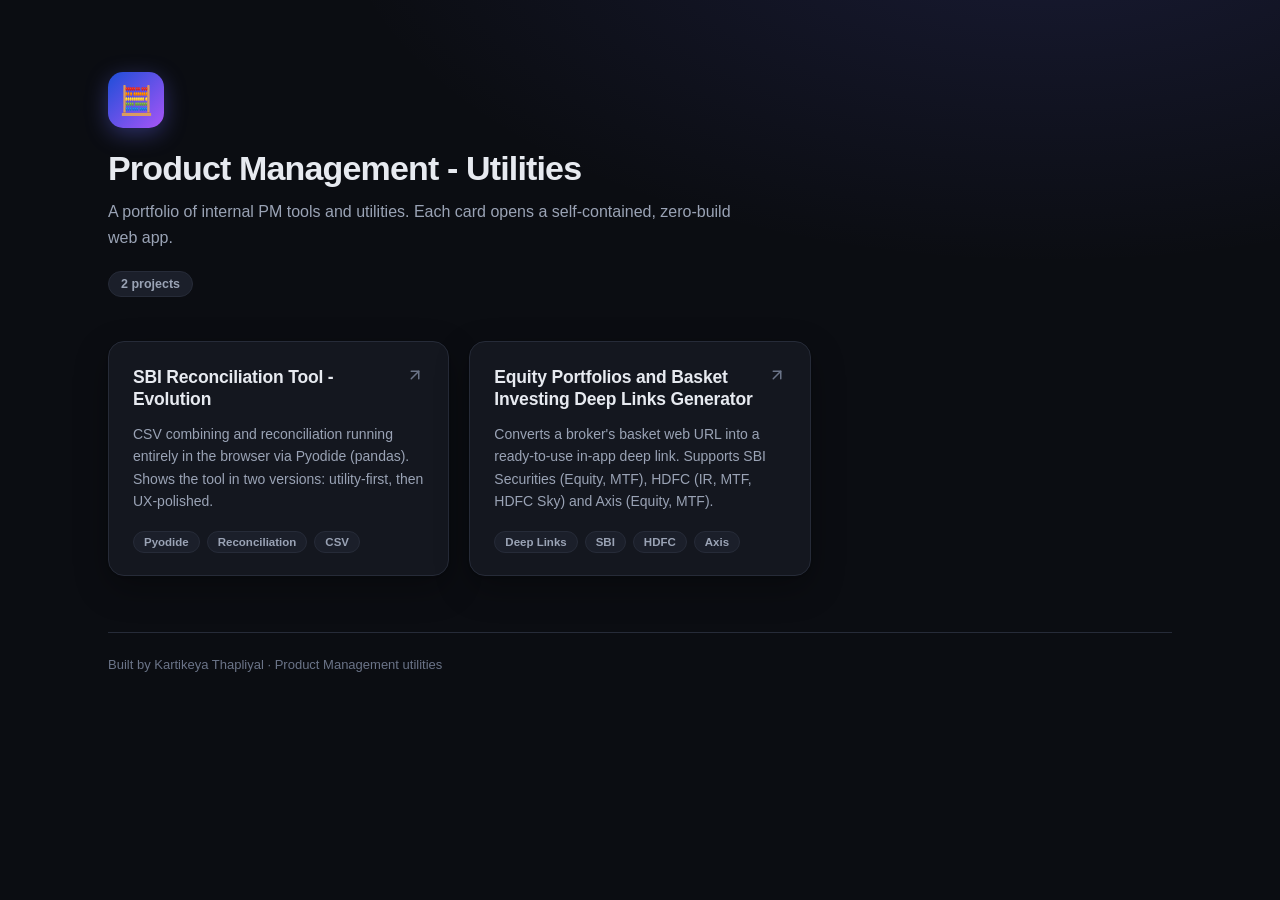
<file: index.html>
<!DOCTYPE html>
<html lang="en" data-theme="dark">
<head>
  <meta charset="UTF-8" />
  <meta name="viewport" content="width=device-width, initial-scale=1.0" />
  <title>Showcase</title>
  <meta name="description" content="" />
  <link rel="icon" type="image/svg+xml" href="/favicon.svg" />
  <link rel="stylesheet" href="assets/home.css" />
  <!-- Config-driven: site.js + projects.js are the single source of truth;
       home.js renders the page. Order matters, so load them with defer. -->
  <script defer src="config/site.js"></script>
  <script defer src="config/projects.js"></script>
  <script defer src="assets/home.js"></script>
</head>
<body>
  <main class="wrap">
    <header class="site-head" id="siteHead"></header>
    <section class="grid" id="grid"></section>
    <footer class="site-foot" id="siteFoot"></footer>
  </main>
</body>
</html>
</file>
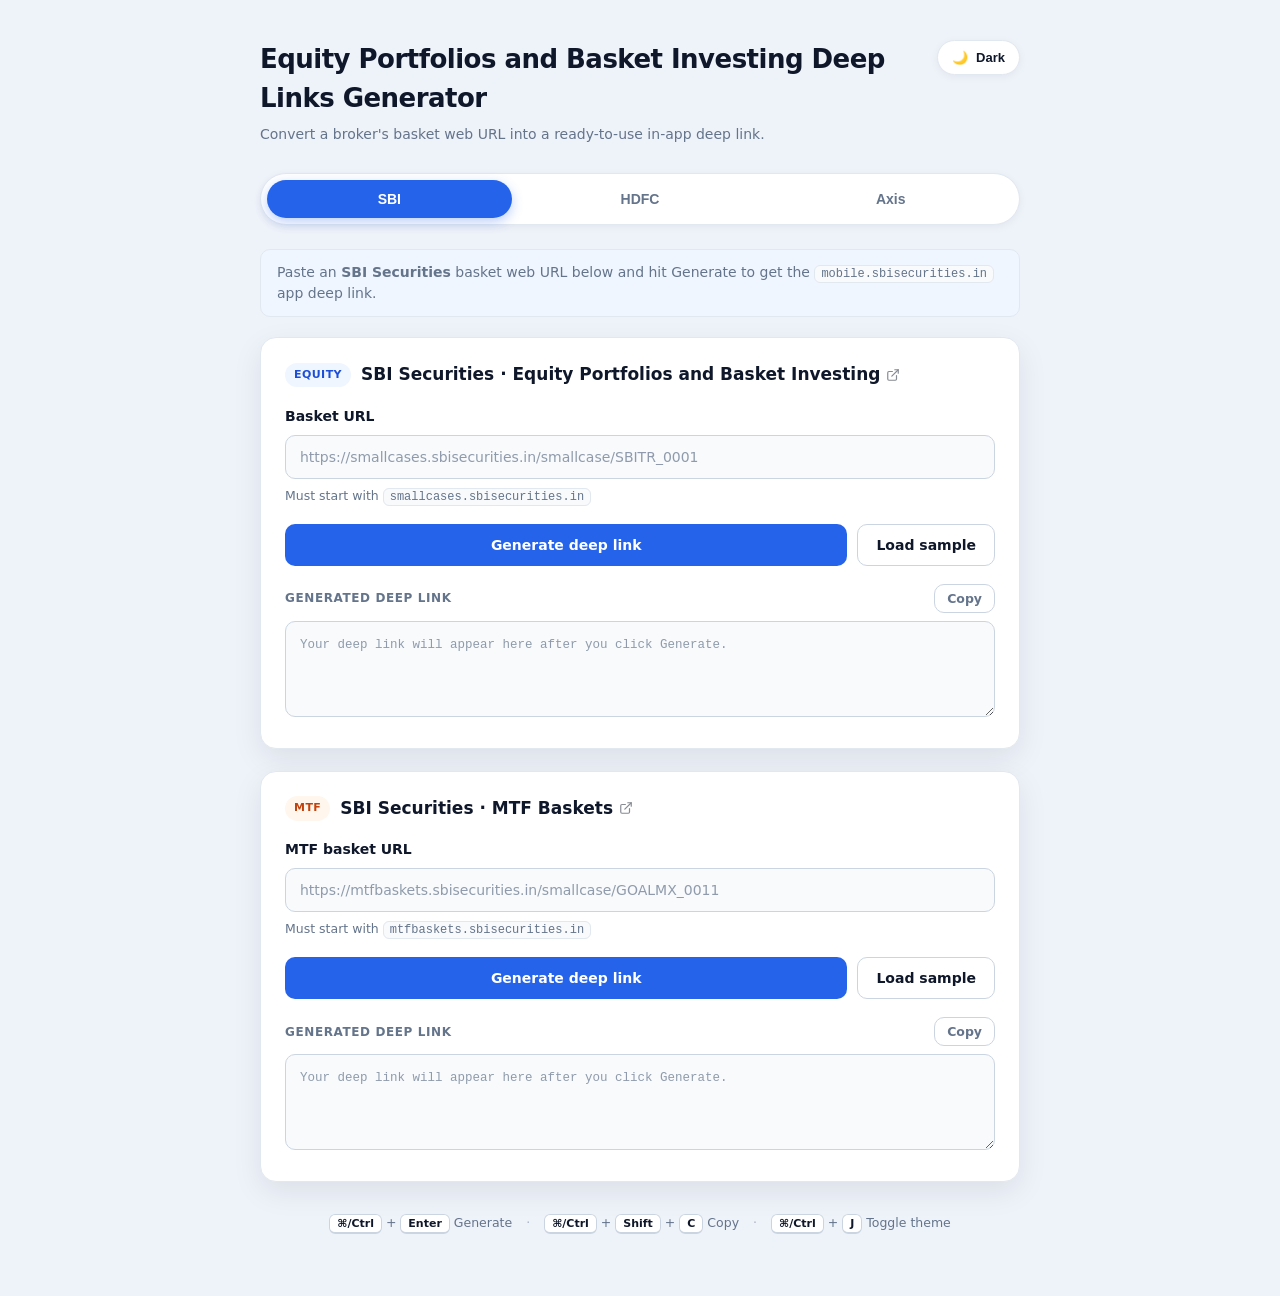
<file: deeplinks-generator/index.html>
<!DOCTYPE html>
<html lang="en">
<head>
<meta charset="UTF-8" />
<meta name="viewport" content="width=device-width, initial-scale=1.0" />
<title>Equity Portfolios and Basket Investing Deep Links Generator</title>

<!-- Inline SVG favicon (a link/chain glyph). Kept inline so the page stays
     fully self-contained - no external asset requests (works offline / on any host). -->
<link rel="icon" href="data:image/svg+xml,%3Csvg xmlns='http://www.w3.org/2000/svg' viewBox='0 0 100 100'%3E%3Ctext y='.9em' font-size='90'%3E%F0%9F%94%97%3C/text%3E%3C/svg%3E" />

<style>
/* ============================================================================
   THEME TOKENS
   Everything visual is driven by these CSS variables. To re-skin the whole app
   (e.g. for a new broker's brand), you only need to touch this block.
   ============================================================================ */
:root {
  /* Surfaces & text */
  --bg: #eef2f9;
  --surface: #ffffff;
  --surface-2: #f8fafc;
  --border: #e2e8f0;
  --border-strong: #cbd5e1;
  --text: #0f172a;
  --text-muted: #64748b;

  /* Brand / primary action */
  --primary: #2563eb;
  --primary-hover: #1d4ed8;
  --primary-soft: #eff6ff;
  --ring: rgba(37, 99, 235, 0.30);

  /* Status colors */
  --success: #16a34a;
  --success-bg: #dcfce7;
  --success-text: #166534;
  --danger: #dc2626;
  --danger-bg: #fee2e2;
  --danger-text: #991b1b;

  /* Product chip accents */
  --chip-eq-bg: #eff6ff;   --chip-eq-tx: #1d4ed8;
  --chip-mtf-bg: #fff7ed;  --chip-mtf-tx: #c2410c;
  --chip-sky-bg: #f5f3ff;  --chip-sky-tx: #7c3aed;

  /* Shape & depth */
  --radius: 16px;
  --radius-sm: 10px;
  --shadow: 0 10px 30px rgba(15, 23, 42, 0.08);
  --shadow-sm: 0 2px 8px rgba(15, 23, 42, 0.05);
}

/* ---- DARK THEME: cards are lifted above the background so they read as panels ---- */
[data-theme="dark"] {
  --bg: #0b1120;
  --surface: #131c31;
  --surface-2: #0f1729;
  --border: #24314a;
  --border-strong: #37476a;
  --text: #e6ebf5;
  --text-muted: #94a3b8;

  --primary: #3b82f6;
  --primary-hover: #60a5fa;
  --primary-soft: #172554;
  --ring: rgba(96, 165, 250, 0.35);

  --success-bg: #052e16;  --success-text: #86efac;
  --danger-bg: #450a0a;   --danger-text: #fca5a5;

  --chip-eq-bg: #172554;   --chip-eq-tx: #93c5fd;
  --chip-mtf-bg: #3a1e08;  --chip-mtf-tx: #fdba74;
  --chip-sky-bg: #2a1a52;  --chip-sky-tx: #c4b5fd;

  --shadow: 0 10px 30px rgba(0, 0, 0, 0.4);
  --shadow-sm: 0 2px 8px rgba(0, 0, 0, 0.3);
}

/* ============================================================================
   GLOBAL / LAYOUT
   ============================================================================ */
* { box-sizing: border-box; }

body {
  margin: 0;
  padding: 40px 16px 64px;
  font-family: "Inter", system-ui, -apple-system, BlinkMacSystemFont,
    "Segoe UI", Roboto, Arial, sans-serif;
  background: var(--bg);
  color: var(--text);
  line-height: 1.5;
  transition: background-color 0.3s ease, color 0.3s ease;
}

.container { max-width: 760px; margin: auto; }

/* ============================================================================
   HEADER
   ============================================================================ */
header {
  display: flex;
  justify-content: space-between;
  align-items: flex-start;
  gap: 16px;
  margin-bottom: 28px;
}

.title-block h1 {
  margin: 0;
  font-size: 26px;
  font-weight: 800;
  letter-spacing: -0.02em;
  color: var(--text);
}

.title-block p {
  margin: 6px 0 0;
  font-size: 14px;
  color: var(--text-muted);
}

/* Theme toggle button */
.theme-toggle {
  flex-shrink: 0;
  display: inline-flex;
  align-items: center;
  gap: 8px;
  border: 1px solid var(--border);
  background: var(--surface);
  padding: 9px 14px;
  border-radius: 999px;
  cursor: pointer;
  font-weight: 600;
  font-size: 13px;
  color: var(--text);
  box-shadow: var(--shadow-sm);
  transition: background-color 0.2s ease, border-color 0.2s ease, transform 0.05s ease;
}
.theme-toggle:hover { border-color: var(--border-strong); }
.theme-toggle:active { transform: translateY(1px); }

/* ============================================================================
   TABS (segmented control)
   ============================================================================ */
.tabs-container {
  display: flex;
  gap: 6px;
  padding: 6px;
  margin-bottom: 24px;
  background: var(--surface);
  border: 1px solid var(--border);
  border-radius: 999px;
  box-shadow: var(--shadow-sm);
}

.tab-button {
  flex: 1;
  padding: 11px 20px;
  border: none;
  background: transparent;
  color: var(--text-muted);
  font-weight: 700;
  font-size: 14px;
  cursor: pointer;
  border-radius: 999px;
  transition: background-color 0.2s ease, color 0.2s ease;
}
.tab-button:hover { color: var(--text); }
.tab-button.active {
  background: var(--primary);
  color: #fff;
  box-shadow: 0 4px 12px var(--ring);
}

/* Tab panels: only the active one is shown */
.tab-content { display: none; animation: fade 0.25s ease; }
.tab-content.active { display: block; }
@keyframes fade { from { opacity: 0; transform: translateY(4px); } to { opacity: 1; transform: none; } }

/* Short explainer shown at the top of each tab */
.tab-intro {
  font-size: 14px;
  color: var(--text-muted);
  background: var(--primary-soft);
  border: 1px solid var(--border);
  border-radius: var(--radius-sm);
  padding: 12px 16px;
  margin-bottom: 20px;
}

/* ============================================================================
   CARD (one generator per card)
   ============================================================================ */
.card {
  background: var(--surface);
  border: 1px solid var(--border);
  border-radius: var(--radius);
  padding: 24px;
  margin-bottom: 22px;
  box-shadow: var(--shadow);
}

.card-head { margin-bottom: 18px; }

.card-titles {
  display: flex;
  align-items: center;
  gap: 10px;
  flex-wrap: wrap;
}

.card h2 {
  margin: 0;
  font-size: 17px;
  font-weight: 700;
}
.card h2 a {
  color: var(--text);
  text-decoration: none;
  display: inline-flex;
  align-items: center;
  gap: 6px;
}
.card h2 a:hover { color: var(--primary); }
.card h2 a svg { opacity: 0.5; transition: opacity 0.2s ease; }
.card h2 a:hover svg { opacity: 1; }

/* Product chips */
.chip {
  font-size: 11px;
  font-weight: 700;
  text-transform: uppercase;
  letter-spacing: 0.04em;
  padding: 4px 9px;
  border-radius: 999px;
}
.chip-eq  { background: var(--chip-eq-bg);  color: var(--chip-eq-tx); }
.chip-mtf { background: var(--chip-mtf-bg); color: var(--chip-mtf-tx); }
.chip-sky { background: var(--chip-sky-bg); color: var(--chip-sky-tx); }

/* ============================================================================
   FORM FIELDS
   ============================================================================ */
.field { margin-bottom: 4px; }

.field-label-row {
  display: flex;
  align-items: center;
  gap: 10px;
  margin-bottom: 8px;
}

label {
  font-weight: 600;
  font-size: 14px;
  color: var(--text);
}

input[type="text"], textarea {
  width: 100%;
  padding: 13px 14px;
  border-radius: var(--radius-sm);
  border: 1px solid var(--border-strong);
  background: var(--surface-2);
  color: var(--text);
  font-size: 14px;
  font-family: inherit;
  transition: border-color 0.15s ease, box-shadow 0.15s ease, background-color 0.3s ease;
}
input[type="text"]::placeholder, textarea::placeholder { color: var(--text-muted); opacity: 0.7; }

input[type="text"]:focus, textarea:focus {
  outline: none;
  border-color: var(--primary);
  box-shadow: 0 0 0 3px var(--ring);
  background: var(--surface);
}

/* Red state - only applied when a real error is asserted (on Generate), never mid-typing */
input.error {
  border-color: var(--danger);
  box-shadow: 0 0 0 3px rgba(220, 38, 38, 0.18);
}

/* Small helper text under an input */
.hint {
  margin: 8px 0 0;
  font-size: 12.5px;
  color: var(--text-muted);
}
.hint code, .tab-intro code, .utm .hint code {
  background: var(--surface-2);
  border: 1px solid var(--border);
  padding: 1px 6px;
  border-radius: 6px;
  font-size: 12px;
}

/* Inline validation badge (shown next to the field label) */
.badge {
  font-size: 12px;
  font-weight: 700;
  padding: 3px 10px;
  border-radius: 999px;
  display: none; /* toggled by JS */
}
.badge.valid   { background: var(--success-bg); color: var(--success-text); }
.badge.invalid { background: var(--danger-bg);  color: var(--danger-text); }

/* Hard error message under the input (shown on a failed Generate) */
.error-text {
  margin-top: 8px;
  font-size: 13px;
  font-weight: 600;
  color: var(--danger);
  display: none; /* toggled by JS */
}

/* ============================================================================
   UTM PARAMETERS BLOCK (HDFC IR & MTF only)
   ============================================================================ */
.utm {
  margin-top: 20px;
  padding: 16px;
  background: var(--surface-2);
  border: 1px dashed var(--border-strong);
  border-radius: var(--radius-sm);
}
.utm-head {
  font-weight: 700;
  font-size: 14px;
  margin-bottom: 2px;
}
.utm-head .muted { color: var(--text-muted); font-weight: 500; }
.utm .hint { margin-bottom: 14px; }

.utm-grid {
  display: grid;
  grid-template-columns: 1fr 1fr;
  gap: 14px;
}
.field-sm label {
  display: block;
  font-size: 12px;
  font-weight: 600;
  color: var(--text-muted);
  margin-bottom: 6px;
}
.field-sm input[type="text"] { padding: 10px 12px; }

/* add_params toggle */
.switch-field { display: flex; flex-direction: column; justify-content: center; }
.switch-label {
  display: inline-flex;
  align-items: center;
  gap: 8px;
  font-size: 13px;
  font-weight: 600;
  color: var(--text);
  cursor: pointer;
}
.switch-label input { width: 16px; height: 16px; accent-color: var(--primary); cursor: pointer; }

/* ============================================================================
   ACTIONS (buttons)
   ============================================================================ */
.actions {
  display: flex;
  gap: 10px;
  margin: 18px 0 0;
  flex-wrap: wrap;
}

.btn {
  display: inline-flex;
  align-items: center;
  justify-content: center;
  gap: 7px;
  padding: 12px 18px;
  border-radius: var(--radius-sm);
  border: 1px solid transparent;
  font-weight: 600;
  font-size: 14px;
  font-family: inherit;
  cursor: pointer;
  transition: background-color 0.15s ease, border-color 0.15s ease, transform 0.05s ease;
}
.btn:active { transform: translateY(1px); }

.btn.primary {
  flex: 1;
  min-width: 180px;
  background: var(--primary);
  color: #fff;
}
.btn.primary:hover { background: var(--primary-hover); }

.btn.ghost {
  background: transparent;
  border-color: var(--border-strong);
  color: var(--text);
}
.btn.ghost:hover { background: var(--surface-2); border-color: var(--text-muted); }

/* Small copy button that lives in the output header */
.btn.copy {
  padding: 6px 12px;
  font-size: 12.5px;
  background: transparent;
  border-color: var(--border-strong);
  color: var(--text-muted);
}
.btn.copy:hover { color: var(--primary); border-color: var(--primary); }

/* ============================================================================
   OUTPUT
   ============================================================================ */
.output { margin-top: 18px; }
.output-head {
  display: flex;
  justify-content: space-between;
  align-items: center;
  margin-bottom: 8px;
}
.output-title {
  font-size: 12px;
  font-weight: 700;
  text-transform: uppercase;
  letter-spacing: 0.05em;
  color: var(--text-muted);
}
textarea {
  min-height: 96px;
  resize: vertical;
  font-family: "SF Mono", "JetBrains Mono", Consolas, Menlo, monospace;
  font-size: 12.5px;
  line-height: 1.6;
  word-break: break-all;
}

/* ============================================================================
   FOOTER / SHORTCUTS
   ============================================================================ */
.shortcuts {
  margin-top: 32px;
  text-align: center;
  font-size: 12.5px;
  color: var(--text-muted);
}
.shortcuts kbd {
  background: var(--surface);
  border: 1px solid var(--border-strong);
  border-bottom-width: 2px;
  border-radius: 6px;
  padding: 2px 7px;
  font-family: inherit;
  font-size: 11px;
  font-weight: 600;
  color: var(--text);
}
.shortcuts .sep { margin: 0 10px; opacity: 0.5; }

/* ============================================================================
   TOAST (transient bottom-right notifications)
   ============================================================================ */
.toast {
  position: fixed;
  bottom: 24px;
  right: 24px;
  max-width: 320px;
  padding: 13px 18px;
  border-radius: var(--radius-sm);
  font-weight: 600;
  font-size: 14px;
  color: #fff;
  background: #0f172a;
  opacity: 0;
  pointer-events: none;
  transform: translateY(12px);
  transition: opacity 0.25s ease, transform 0.25s ease;
  box-shadow: var(--shadow);
  z-index: 100;
}
.toast.show { opacity: 1; transform: translateY(0); }
.toast.toast-success { background: var(--success); }
.toast.toast-error   { background: var(--danger); }

/* ============================================================================
   RESPONSIVE
   ============================================================================ */
@media (max-width: 560px) {
  body { padding: 24px 12px 48px; }
  .utm-grid { grid-template-columns: 1fr; }
  .btn.primary { min-width: 0; width: 100%; }
  .actions { flex-direction: column; }
  .title-block h1 { font-size: 22px; }
}
</style>
</head>

<body>
<div class="container">

  <!-- ============================ HEADER ============================ -->
  <header>
    <div class="title-block">
      <h1>Equity Portfolios and Basket Investing Deep Links Generator</h1>
      <p>Convert a broker's basket web URL into a ready-to-use in-app deep link.</p>
    </div>
    <button class="theme-toggle" onclick="toggleTheme()" aria-label="Toggle dark / light theme">
      <span id="themeIcon">🌙</span><span id="themeLabel">Dark</span>
    </button>
  </header>

  <!-- ============================ TABS ============================ -->
  <!-- Each button passes `this` to switchTab so we never depend on the
       implicit global `event` (see JS note). -->
  <div class="tabs-container">
    <button class="tab-button active" onclick="switchTab('sbi', this)">SBI</button>
    <button class="tab-button" onclick="switchTab('hdfc', this)">HDFC</button>
    <button class="tab-button" onclick="switchTab('axis', this)">Axis</button>
  </div>

  <!-- ============================================================
       SBI TAB
       ============================================================ -->
  <div id="sbi-content" class="tab-content active">
    <div class="tab-intro">
      Paste an <strong>SBI Securities</strong> basket web URL below and hit Generate to get the
      <code>mobile.sbisecurities.in</code> app deep link.
    </div>

    <!-- SBI Equity -->
    <div class="card" id="sbi-eq-card">
      <div class="card-head">
        <div class="card-titles">
          <span class="chip chip-eq">Equity</span>
          <h2>
            <a href="https://smallcases.sbisecurities.in/" target="_blank" rel="noopener">
              SBI Securities · Equity Portfolios and Basket Investing
              <svg width="14" height="14" viewBox="0 0 24 24" fill="none" stroke="currentColor" stroke-width="2" stroke-linecap="round" stroke-linejoin="round"><path d="M18 13v6a2 2 0 0 1-2 2H5a2 2 0 0 1-2-2V8a2 2 0 0 1 2-2h6"/><polyline points="15 3 21 3 21 9"/><line x1="10" y1="14" x2="21" y2="3"/></svg>
            </a>
          </h2>
        </div>
      </div>

      <div class="field">
        <div class="field-label-row">
          <label for="sbiEqInput">Basket URL</label>
          <span id="sbieqBadge" class="badge"></span>
        </div>
        <input id="sbiEqInput" type="text"
               placeholder="https://smallcases.sbisecurities.in/smallcase/SBITR_0001"
               oninput="liveValidate(this,'https://smallcases.sbisecurities.in',sbieqBadge,sbieqErr)" />
        <p class="hint">Must start with <code>smallcases.sbisecurities.in</code></p>
        <div id="sbieqErr" class="error-text">Invalid Basket URL</div>
      </div>

      <div class="actions">
        <button class="btn primary" onclick="generateSBIEQ()">Generate deep link</button>
        <button class="btn ghost" onclick="loadSBIEQSample()">Load sample</button>
      </div>

      <div class="output">
        <div class="output-head">
          <span class="output-title">Generated deep link</span>
          <button class="btn copy" onclick="copyToClipboard('sbiEqOutput')">Copy</button>
        </div>
        <textarea id="sbiEqOutput" readonly placeholder="Your deep link will appear here after you click Generate."></textarea>
      </div>
    </div>

    <!-- SBI MTF -->
    <div class="card" id="sbi-mtf-card">
      <div class="card-head">
        <div class="card-titles">
          <span class="chip chip-mtf">MTF</span>
          <h2>
            <a href="https://mtfbaskets.sbisecurities.in/" target="_blank" rel="noopener">
              SBI Securities · MTF Baskets
              <svg width="14" height="14" viewBox="0 0 24 24" fill="none" stroke="currentColor" stroke-width="2" stroke-linecap="round" stroke-linejoin="round"><path d="M18 13v6a2 2 0 0 1-2 2H5a2 2 0 0 1-2-2V8a2 2 0 0 1 2-2h6"/><polyline points="15 3 21 3 21 9"/><line x1="10" y1="14" x2="21" y2="3"/></svg>
            </a>
          </h2>
        </div>
      </div>

      <div class="field">
        <div class="field-label-row">
          <label for="sbiMtfInput">MTF basket URL</label>
          <span id="sbimtfBadge" class="badge"></span>
        </div>
        <input id="sbiMtfInput" type="text"
               placeholder="https://mtfbaskets.sbisecurities.in/smallcase/GOALMX_0011"
               oninput="liveValidate(this,'https://mtfbaskets.sbisecurities.in',sbimtfBadge,sbimtfErr)" />
        <p class="hint">Must start with <code>mtfbaskets.sbisecurities.in</code></p>
        <div id="sbimtfErr" class="error-text">Invalid MTF basket URL</div>
      </div>

      <div class="actions">
        <button class="btn primary" onclick="generateSBIMTF()">Generate deep link</button>
        <button class="btn ghost" onclick="loadSBIMTFSample()">Load sample</button>
      </div>

      <div class="output">
        <div class="output-head">
          <span class="output-title">Generated deep link</span>
          <button class="btn copy" onclick="copyToClipboard('sbiMtfOutput')">Copy</button>
        </div>
        <textarea id="sbiMtfOutput" readonly placeholder="Your deep link will appear here after you click Generate."></textarea>
      </div>
    </div>
  </div>

  <!-- ============================================================
       HDFC TAB
       ============================================================ -->
  <div id="hdfc-content" class="tab-content">
    <div class="tab-intro">
      Paste an <strong>HDFC</strong> basket web URL below. IR &amp; MTF links support optional
      <strong>UTM parameters</strong>, which are bundled into the <code>extra_param</code> JSON payload.
    </div>

    <!-- HDFC IR -->
    <div class="card" id="hdfc-ir-card">
      <div class="card-head">
        <div class="card-titles">
          <span class="chip chip-eq">Invest Right</span>
          <h2>
            <a href="https://basketinvesting.hdfcsec.com/" target="_blank" rel="noopener">
              HDFC Securities · IR Equity Portfolios and Basket Investing
              <svg width="14" height="14" viewBox="0 0 24 24" fill="none" stroke="currentColor" stroke-width="2" stroke-linecap="round" stroke-linejoin="round"><path d="M18 13v6a2 2 0 0 1-2 2H5a2 2 0 0 1-2-2V8a2 2 0 0 1 2-2h6"/><polyline points="15 3 21 3 21 9"/><line x1="10" y1="14" x2="21" y2="3"/></svg>
            </a>
          </h2>
        </div>
      </div>

      <div class="field">
        <div class="field-label-row">
          <label for="hdfc_irInput">Basket URL</label>
          <span id="hdfcirBadge" class="badge"></span>
        </div>
        <input id="hdfc_irInput" type="text"
               placeholder="https://basketinvesting.hdfcsec.com/smallcase/HDNM_0014"
               oninput="liveValidate(this,'https://basketinvesting.hdfcsec.com',hdfcirBadge,hdfcirErr)" />
        <p class="hint">Must start with <code>basketinvesting.hdfcsec.com</code></p>
        <div id="hdfcirErr" class="error-text">Invalid IR Basket URL</div>
      </div>

      <!-- UTM block - values are read by generateHDFCIR() and bundled into extra_param JSON -->
      <div class="utm">
        <div class="utm-head">UTM parameters <span class="muted">(optional)</span></div>
        <p class="hint">Bundled into the <code>extra_param</code> JSON. Blank fields are still sent as empty strings.</p>
        <div class="utm-grid">
          <div class="field-sm">
            <label for="hdfc_ir_utm_source">utm_source</label>
            <input id="hdfc_ir_utm_source" type="text" placeholder="e.g. ir" />
          </div>
          <div class="field-sm">
            <label for="hdfc_ir_utm_medium">utm_medium</label>
            <input id="hdfc_ir_utm_medium" type="text" placeholder="e.g. inapp" />
          </div>
          <div class="field-sm">
            <label for="hdfc_ir_utm_campaign">utm_campaign</label>
            <input id="hdfc_ir_utm_campaign" type="text" placeholder="e.g. br-marketing" />
          </div>
          <div class="field-sm">
            <label for="hdfc_ir_utm_content">utm_content</label>
            <input id="hdfc_ir_utm_content" type="text" placeholder="optional" />
          </div>
          <div class="field-sm">
            <label for="hdfc_ir_utm_term">utm_term</label>
            <input id="hdfc_ir_utm_term" type="text" placeholder="optional" />
          </div>
          <div class="field-sm switch-field">
            <label class="switch-label" for="hdfc_ir_add_params">
              <input id="hdfc_ir_add_params" type="checkbox" checked />
              add_params
            </label>
            <span class="hint">Adds <code>"add_params": true</code></span>
          </div>
        </div>
      </div>

      <div class="actions">
        <button class="btn primary" onclick="generateHDFCIR()">Generate deep link</button>
        <button class="btn ghost" onclick="loadHDFCIRSample()">Load sample</button>
      </div>

      <div class="output">
        <div class="output-head">
          <span class="output-title">Generated deep link</span>
          <button class="btn copy" onclick="copyToClipboard('hdfc_irOutput')">Copy</button>
        </div>
        <textarea id="hdfc_irOutput" readonly placeholder="Your deep link will appear here after you click Generate."></textarea>
      </div>
    </div>

    <!-- HDFC MTF -->
    <div class="card" id="hdfc-mtf-card">
      <div class="card-head">
        <div class="card-titles">
          <span class="chip chip-mtf">MTF</span>
          <h2>
            <a href="https://mtfbaskets.hdfcsec.com/" target="_blank" rel="noopener">
              HDFC Securities · MTF Baskets
              <svg width="14" height="14" viewBox="0 0 24 24" fill="none" stroke="currentColor" stroke-width="2" stroke-linecap="round" stroke-linejoin="round"><path d="M18 13v6a2 2 0 0 1-2 2H5a2 2 0 0 1-2-2V8a2 2 0 0 1 2-2h6"/><polyline points="15 3 21 3 21 9"/><line x1="10" y1="14" x2="21" y2="3"/></svg>
            </a>
          </h2>
        </div>
      </div>

      <div class="field">
        <div class="field-label-row">
          <label for="hdfc_mtfInput">MTF basket URL</label>
          <span id="hdfcmtfBadge" class="badge"></span>
        </div>
        <input id="hdfc_mtfInput" type="text"
               placeholder="https://mtfbaskets.hdfcsec.com/smallcase/HDFCNM_0001"
               oninput="liveValidate(this,'https://mtfbaskets.hdfcsec.com',hdfcmtfBadge,hdfcmtfErr)" />
        <p class="hint">Must start with <code>mtfbaskets.hdfcsec.com</code></p>
        <div id="hdfcmtfErr" class="error-text">Invalid MTF basket URL</div>
      </div>

      <!-- UTM block - values are read by generateHDFCMTF() and bundled into extra_param JSON -->
      <div class="utm">
        <div class="utm-head">UTM parameters <span class="muted">(optional)</span></div>
        <p class="hint">Bundled into the <code>extra_param</code> JSON. Blank fields are still sent as empty strings.</p>
        <div class="utm-grid">
          <div class="field-sm">
            <label for="hdfc_mtf_utm_source">utm_source</label>
            <input id="hdfc_mtf_utm_source" type="text" placeholder="e.g. mtf" />
          </div>
          <div class="field-sm">
            <label for="hdfc_mtf_utm_medium">utm_medium</label>
            <input id="hdfc_mtf_utm_medium" type="text" placeholder="e.g. inapp" />
          </div>
          <div class="field-sm">
            <label for="hdfc_mtf_utm_campaign">utm_campaign</label>
            <input id="hdfc_mtf_utm_campaign" type="text" placeholder="e.g. br-marketing" />
          </div>
          <div class="field-sm">
            <label for="hdfc_mtf_utm_content">utm_content</label>
            <input id="hdfc_mtf_utm_content" type="text" placeholder="optional" />
          </div>
          <div class="field-sm">
            <label for="hdfc_mtf_utm_term">utm_term</label>
            <input id="hdfc_mtf_utm_term" type="text" placeholder="optional" />
          </div>
          <div class="field-sm switch-field">
            <label class="switch-label" for="hdfc_mtf_add_params">
              <input id="hdfc_mtf_add_params" type="checkbox" checked />
              add_params
            </label>
            <span class="hint">Adds <code>"add_params": true</code></span>
          </div>
        </div>
      </div>

      <div class="actions">
        <button class="btn primary" onclick="generateHDFCMTF()">Generate deep link</button>
        <button class="btn ghost" onclick="loadHDFCMTFSample()">Load sample</button>
      </div>

      <div class="output">
        <div class="output-head">
          <span class="output-title">Generated deep link</span>
          <button class="btn copy" onclick="copyToClipboard('hdfc_mtfOutput')">Copy</button>
        </div>
        <textarea id="hdfc_mtfOutput" readonly placeholder="Your deep link will appear here after you click Generate."></textarea>
      </div>
    </div>

    <!-- HDFC Sky -->
    <div class="card" id="hdfc-sky-card">
      <div class="card-head">
        <div class="card-titles">
          <span class="chip chip-sky">Sky</span>
          <h2>
            <a href="https://invest.hdfcsky.com/" target="_blank" rel="noopener">
              HDFC Sky · Equity Portfolios and Basket Investing
              <svg width="14" height="14" viewBox="0 0 24 24" fill="none" stroke="currentColor" stroke-width="2" stroke-linecap="round" stroke-linejoin="round"><path d="M18 13v6a2 2 0 0 1-2 2H5a2 2 0 0 1-2-2V8a2 2 0 0 1 2-2h6"/><polyline points="15 3 21 3 21 9"/><line x1="10" y1="14" x2="21" y2="3"/></svg>
            </a>
          </h2>
        </div>
      </div>

      <div class="field">
        <div class="field-label-row">
          <label for="hdfc_skyInput">Basket URL</label>
          <span id="hdfcskyBadge" class="badge"></span>
        </div>
        <input id="hdfc_skyInput" type="text"
               placeholder="https://invest.hdfcsky.com/smallcase/HDFCTR_0001"
               oninput="liveValidate(this,'https://invest.hdfcsky.com',hdfcskyBadge,hdfcskyErr)" />
        <p class="hint">Must start with <code>invest.hdfcsky.com</code></p>
        <div id="hdfcskyErr" class="error-text">Invalid HDFC Sky Basket URL</div>
      </div>

      <div class="actions">
        <button class="btn primary" onclick="generateHDFCSky()">Generate deep link</button>
        <button class="btn ghost" onclick="loadHDFCSkySample()">Load sample</button>
      </div>

      <div class="output">
        <div class="output-head">
          <span class="output-title">Generated deep link</span>
          <button class="btn copy" onclick="copyToClipboard('hdfc_skyOutput')">Copy</button>
        </div>
        <textarea id="hdfc_skyOutput" readonly placeholder="Your deep link will appear here after you click Generate."></textarea>
      </div>
    </div>
  </div>

  <!-- ============================================================
       AXIS TAB
       ============================================================ -->
  <div id="axis-content" class="tab-content">
    <div class="tab-intro">
      Paste an <strong>Axis</strong> basket web URL. Use the <strong>Equity</strong> card for
      <code>axisdirect.smallcase.com</code> URLs and the <strong>MTF</strong> card for
      <code>mtfbaskets.axisdirect.in</code> URLs. Both produce an
      <code>invest-preprod.axisdirect.in</code> SSO deep link - the path is always included, and any
      query string after <code>?</code> is passed through as <code>params</code>.
    </div>

    <!-- Axis Equity (normal Equity Portfolios and Basket Investing) -->
    <div class="card" id="axis-eq-card">
      <div class="card-head">
        <div class="card-titles">
          <span class="chip chip-eq">Equity</span>
          <h2>
            <a href="https://axisdirect.smallcase.com/" target="_blank" rel="noopener">
              Axis Direct · Equity Portfolios and Basket Investing
              <svg width="14" height="14" viewBox="0 0 24 24" fill="none" stroke="currentColor" stroke-width="2" stroke-linecap="round" stroke-linejoin="round"><path d="M18 13v6a2 2 0 0 1-2 2H5a2 2 0 0 1-2-2V8a2 2 0 0 1 2-2h6"/><polyline points="15 3 21 3 21 9"/><line x1="10" y1="14" x2="21" y2="3"/></svg>
            </a>
          </h2>
        </div>
      </div>

      <div class="field">
        <div class="field-label-row">
          <label for="axis_eqInput">Basket URL</label>
          <span id="axiseqBadge" class="badge"></span>
        </div>
        <input id="axis_eqInput" type="text"
               placeholder="https://axisdirect.smallcase.com/smallcase/SCET_0012"
               oninput="liveValidate(this,'https://axisdirect.smallcase.com',axiseqBadge,axiseqErr)" />
        <p class="hint">Must start with <code>axisdirect.smallcase.com</code>. Works with a bare
          <code>/smallcase/...</code> path, or with a full <code>?params</code> query string.</p>
        <div id="axiseqErr" class="error-text">Invalid Axis Basket URL</div>
      </div>

      <div class="actions">
        <button class="btn primary" onclick="generateAxisEQ()">Generate deep link</button>
        <button class="btn ghost" onclick="loadAxisEQSample()">Load sample</button>
      </div>

      <div class="output">
        <div class="output-head">
          <span class="output-title">Generated deep link</span>
          <button class="btn copy" onclick="copyToClipboard('axis_eqOutput')">Copy</button>
        </div>
        <textarea id="axis_eqOutput" readonly placeholder="Your deep link will appear here after you click Generate."></textarea>
      </div>
    </div>

    <!-- Axis MTF -->
    <div class="card" id="axis-mtf-card">
      <div class="card-head">
        <div class="card-titles">
          <span class="chip chip-mtf">MTF</span>
          <h2>
            <a href="https://mtfbaskets.axisdirect.in/" target="_blank" rel="noopener">
              Axis Direct · MTF Baskets
              <svg width="14" height="14" viewBox="0 0 24 24" fill="none" stroke="currentColor" stroke-width="2" stroke-linecap="round" stroke-linejoin="round"><path d="M18 13v6a2 2 0 0 1-2 2H5a2 2 0 0 1-2-2V8a2 2 0 0 1 2-2h6"/><polyline points="15 3 21 3 21 9"/><line x1="10" y1="14" x2="21" y2="3"/></svg>
            </a>
          </h2>
        </div>
      </div>

      <div class="field">
        <div class="field-label-row">
          <label for="axis_mtfInput">MTF basket URL</label>
          <span id="axismtfBadge" class="badge"></span>
        </div>
        <input id="axis_mtfInput" type="text"
               placeholder="https://mtfbaskets.axisdirect.in/smallcase/GOALMX_0019"
               oninput="liveValidate(this,'https://mtfbaskets.axisdirect.in',axismtfBadge,axismtfErr)" />
        <p class="hint">Must start with <code>mtfbaskets.axisdirect.in</code>. Works with a bare
          <code>/smallcase/...</code> path, or with a full <code>?params</code> query string.</p>
        <div id="axismtfErr" class="error-text">Invalid Axis MTF basket URL</div>
      </div>

      <div class="actions">
        <button class="btn primary" onclick="generateAxisMTF()">Generate deep link</button>
        <button class="btn ghost" onclick="loadAxisMTFSample()">Load sample</button>
      </div>

      <div class="output">
        <div class="output-head">
          <span class="output-title">Generated deep link</span>
          <button class="btn copy" onclick="copyToClipboard('axis_mtfOutput')">Copy</button>
        </div>
        <textarea id="axis_mtfOutput" readonly placeholder="Your deep link will appear here after you click Generate."></textarea>
      </div>
    </div>
  </div>

  <!-- ============================ FOOTER ============================ -->
  <div class="shortcuts">
    <kbd>⌘/Ctrl</kbd> + <kbd>Enter</kbd> Generate
    <span class="sep">·</span>
    <kbd>⌘/Ctrl</kbd> + <kbd>Shift</kbd> + <kbd>C</kbd> Copy
    <span class="sep">·</span>
    <kbd>⌘/Ctrl</kbd> + <kbd>J</kbd> Toggle theme
  </div>
</div>

<div id="toast" class="toast"></div>

<script>
/* ============================================================================
   Equity Portfolios and Basket Investing Deep Links Generator - application script
   ----------------------------------------------------------------------------
   HOW THIS FILE IS ORGANISED (please read README.md before editing):

     1. UI HELPERS      - theme, tabs, toast, clipboard, live validation.
                          Safe to restyle / tweak. This is presentation only.

     2. VALIDATION GATE - validate(): the strict prefix check that GATES link
                          generation. Business logic - do not weaken it.

     3. GENERATORS      - one generate*() per product. These build the actual
                          deep-link strings. *** BUSINESS LOGIC - DO NOT EDIT
                          the URL templates, encoding, JSON shape or sso_keys.
                          They are verified correct. ***

     4. SAMPLE LOADERS  - fill demo data for quick testing.

     5. KEYBOARD SHORTCUTS.

   ADDING A NEW BROKER (e.g. Axis / Axis MTF): follow the step-by-step recipe
   in README.md → "Adding a new broker". In short: add a card in the HTML
   (reusing the existing ID naming convention), add a generate*() function
   here, add a sample loader, and wire it into the keyboard-shortcut router.

   NOTE ON GLOBALS: browsers expose every element with an id="x" as a global
   variable `x`. The generators rely on this (e.g. `sbiEqInput`), so element
   IDs MUST NOT be renamed without also updating the JS.
   ============================================================================ */

/* ============================================================================
   1. UI HELPERS
   ============================================================================ */

/* ---- Theme (persisted in localStorage) ---- */
const root = document.documentElement;
root.dataset.theme = localStorage.theme || "light";

function toggleTheme() {
  root.dataset.theme = root.dataset.theme === "dark" ? "light" : "dark";
  localStorage.theme = root.dataset.theme;
  updateThemeToggle();
  showToast(`Switched to ${root.dataset.theme} mode`);
}

/* Keeps the toggle's icon/label in sync with the current theme. */
function updateThemeToggle() {
  const isDark = root.dataset.theme === "dark";
  const icon = document.getElementById("themeIcon");
  const label = document.getElementById("themeLabel");
  if (icon)  icon.textContent = isDark ? "☀️" : "🌙";
  if (label) label.textContent = isDark ? "Light" : "Dark";
}
// The script lives in <head>, so wait for the DOM before touching elements.
window.addEventListener("DOMContentLoaded", updateThemeToggle);

/* ---- Tabs ----
   Receives the clicked button explicitly (`btn`) instead of relying on the
   implicit global `event`, which is deprecated and breaks in strict setups. */
function switchTab(tabName, btn) {
  document.querySelectorAll(".tab-content").forEach(c => c.classList.remove("active"));
  document.querySelectorAll(".tab-button").forEach(b => b.classList.remove("active"));
  document.getElementById(tabName + "-content").classList.add("active");
  if (btn) btn.classList.add("active");
}

/* ---- Toast ----
   Colour is inferred from the message text so the generators don't need to
   pass a type (keeps their call sites untouched). */
let toastTimer;
function showToast(msg) {
  const t = document.getElementById("toast");
  t.textContent = msg;
  const isError = /invalid|error|failed|nothing/i.test(msg);
  t.className = "toast show " + (isError ? "toast-error" : "toast-success");
  clearTimeout(toastTimer);
  toastTimer = setTimeout(() => { t.className = "toast"; }, 2400);
}

/* ---- Clipboard ----
   Gives explicit feedback whether the copy succeeds, fails, or there's nothing
   to copy (the old version failed silently). */
function copyToClipboard(id) {
  const el = document.getElementById(id);
  if (!el || !el.value) {
    showToast("Nothing to copy - generate a link first");
    return;
  }
  navigator.clipboard.writeText(el.value)
    .then(() => showToast("Copied to clipboard"))
    .catch(() => showToast("Copy failed - select the text and copy manually"));
}

/* ---- Live validation (runs on every keystroke) ----
   FRIENDLY by design: it only ever shows the positive "Valid" badge and always
   clears any red error state. It NEVER shows a red error while the user is
   still typing - that was the old "phantom error" bug. The hard invalid state
   is asserted only on an actual Generate attempt, by validate() below. */
function liveValidate(input, domain, badge, err) {
  const v = input.value.trim();

  // Any edit clears a previously-shown hard error.
  input.classList.remove("error");
  err.style.display = "none";

  if (!v) {                    // empty → fully neutral
    badge.style.display = "none";
    return;
  }
  if (v.startsWith(domain)) {  // matches → green "Valid"
    badge.style.display = "inline-block";
    badge.className = "badge valid";
    badge.textContent = "Valid";
  } else {                     // not yet valid, but still typing → stay neutral
    badge.style.display = "none";
  }
}

/* ============================================================================
   2. VALIDATION GATE  (business logic - the strict check that gates Generate)
   ----------------------------------------------------------------------------
   Called by every generator and by the sample loaders. Unlike liveValidate,
   this DOES show the red invalid state, because reaching here means the user
   has committed to generating - so a bad URL is a real, reportable error.
   ============================================================================ */
function validate(input, domain, badge, err) {
  const v = input.value.trim();
  badge.style.display = "inline-block";

  if (v.startsWith(domain)) {
    badge.className = "badge valid";
    badge.textContent = "Valid";
    input.classList.remove("error");
    err.style.display = "none";
    return true;
  }

  badge.className = "badge invalid";
  badge.textContent = "Invalid";
  input.classList.add("error");
  err.style.display = "block";
  return false;
}

/* ---- Shared encoder used by the SBI generators ---- */
function base64Encode(input) {
  return btoa(input).replace(/=+$/, "");
}

/* ============================================================================
   3. GENERATORS  - *** BUSINESS LOGIC: DO NOT EDIT THE OUTPUT TEMPLATES ***
   Each function: (1) validates the URL, (2) splits base path from query, and
   (3) assembles the broker-specific deep link. The exact string formats,
   encoding schemes, JSON shapes and sso_keys below are verified correct.
   ============================================================================ */

/* SBI Equity → mobile.sbisecurities.in/invest (base64-encoded path & params). */
function generateSBIEQ() {
  const i = sbiEqInput, o = sbiEqOutput;
  if (!validate(i, "https://smallcases.sbisecurities.in", sbieqBadge, sbieqErr)) {
    showToast("Invalid EQ URL");
    return;
  }

  try {
    const [b, p] = i.value.split("?");
    const u = new URL(b);
    const path = u.pathname + u.hash;

    o.value =
      `https://mobile.sbisecurities.in/invest?category=smallcase` +
      `&path=${base64Encode(encodeURIComponent(path))}` +
      `&params=${base64Encode(encodeURIComponent(p || ""))}`;

    showToast("EQ deep link generated");
  } catch {
    o.value = "⚠️ Error generating link";
    showToast("Error generating link");
  }
}

/* SBI MTF → mobile.sbisecurities.in/dashboard (base64-encoded path & params). */
function generateSBIMTF() {
  const i = sbiMtfInput, o = sbiMtfOutput;
  if (!validate(i, "https://mtfbaskets.sbisecurities.in", sbimtfBadge, sbimtfErr)) {
    showToast("Invalid MTF URL");
    return;
  }

  try {
    const [b, p] = i.value.split("?");
    const u = new URL(b);
    const path = u.pathname + u.hash;

    o.value =
      `https://mobile.sbisecurities.in/dashboard?tab=explore&category=mtf_baskets` +
      `&path=${base64Encode(encodeURIComponent(path))}` +
      `&params=${base64Encode(encodeURIComponent(p || ""))}`;

    showToast("MTF deep link generated");
  } catch {
    o.value = "⚠️ Error generating link";
    showToast("Error generating link");
  }
}

/* HDFC IR → hdfcsec.com invest-right SSO. UTM fields + path are packed into a
   JSON object, JSON.stringify'd and percent-encoded into `extra_param`. */
function generateHDFCIR() {
  const i = hdfc_irInput, o = hdfc_irOutput;
  if (!validate(i, "https://basketinvesting.hdfcsec.com", hdfcirBadge, hdfcirErr)) {
    showToast("Invalid IR URL");
    return;
  }

  try {
    const [b, p] = i.value.split("?");
    const u = new URL(b);
    const path = u.pathname + u.hash;

    const utm_source = document.getElementById('hdfc_ir_utm_source').value.trim();
    const utm_medium = document.getElementById('hdfc_ir_utm_medium').value.trim();
    const utm_campaign = document.getElementById('hdfc_ir_utm_campaign').value.trim();
    const utm_content = document.getElementById('hdfc_ir_utm_content').value.trim();
    const utm_term = document.getElementById('hdfc_ir_utm_term').value.trim();
    const add_params = document.getElementById('hdfc_ir_add_params').checked;

    const extraParamObj = {
      path: path,
      utm_source: utm_source,
      utm_medium: utm_medium,
      utm_campaign: utm_campaign,
      utm_content: utm_content,
      utm_term: utm_term,
      add_params: add_params
    };

    const encodedExtraParam = encodeURIComponent(JSON.stringify(extraParamObj));

    o.value =
      `https://www.hdfcsec.com/invest-right-2022?key=sso&sso_key=IR_SMALLCASE` +
      `&extra_param=${encodedExtraParam}`;

    showToast("IR deep link generated");
  } catch {
    o.value = "⚠️ Error generating link";
    showToast("Error generating link");
  }
}

/* HDFC MTF → identical packing to IR, but with the MTF sso_key. */
function generateHDFCMTF() {
  const i = hdfc_mtfInput, o = hdfc_mtfOutput;
  if (!validate(i, "https://mtfbaskets.hdfcsec.com", hdfcmtfBadge, hdfcmtfErr)) {
    showToast("Invalid MTF URL");
    return;
  }

  try {
    const [b, p] = i.value.split("?");
    const u = new URL(b);
    const path = u.pathname + u.hash;

    const utm_source = document.getElementById('hdfc_mtf_utm_source').value.trim();
    const utm_medium = document.getElementById('hdfc_mtf_utm_medium').value.trim();
    const utm_campaign = document.getElementById('hdfc_mtf_utm_campaign').value.trim();
    const utm_content = document.getElementById('hdfc_mtf_utm_content').value.trim();
    const utm_term = document.getElementById('hdfc_mtf_utm_term').value.trim();
    const add_params = document.getElementById('hdfc_mtf_add_params').checked;

    const extraParamObj = {
      path: path,
      utm_source: utm_source,
      utm_medium: utm_medium,
      utm_campaign: utm_campaign,
      utm_content: utm_content,
      utm_term: utm_term,
      add_params: add_params
    };

    const encodedExtraParam = encodeURIComponent(JSON.stringify(extraParamObj));

    o.value =
      `https://www.hdfcsec.com/invest-right-2022?key=sso&sso_key=IR_MTF_BASKET_SMALLCASE` +
      `&extra_param=${encodedExtraParam}`;

    showToast("MTF deep link generated");
  } catch {
    o.value = "⚠️ Error generating link";
    showToast("Error generating link");
  }
}

/* HDFC Sky → hdfcsky.com small-case route (plain percent-encoded path/params). */
function generateHDFCSky() {
  const i = hdfc_skyInput, o = hdfc_skyOutput;
  if (!validate(i, "https://invest.hdfcsky.com", hdfcskyBadge, hdfcskyErr)) {
    showToast("Invalid HDFC Sky URL");
    return;
  }

  try {
    const [b, p] = i.value.split("?");
    const u = new URL(b);
    const path = u.pathname + u.hash;

    o.value =
      `https://hdfcsky.com/sky/hdfc-small-case` +
      `&path=${encodeURIComponent(path)}` +
      `&params=${encodeURIComponent(p || "")}` +
      `&add_params=true`;

    showToast("HDFC Sky deep link generated");
  } catch {
    o.value = "⚠️ Error generating link";
    showToast("Error generating link");
  }
}

/* Axis Equity (normal Equity Portfolios and Basket Investing) → invest-preprod.axisdirect.in SSO
   (sso_type=EQUITY_SMALLCASE). Same shape as Axis MTF: the input domain is
   dropped; the remaining path (+ any #hash) is percent-encoded into `path`, and
   any query string after `?` is percent-encoded and passed through as `params`
   (omitted entirely when there is no query string). */
function generateAxisEQ() {
  const i = axis_eqInput, o = axis_eqOutput;
  if (!validate(i, "https://axisdirect.smallcase.com", axiseqBadge, axiseqErr)) {
    showToast("Invalid Axis Basket URL");
    return;
  }

  try {
    const [b, p] = i.value.split("?");
    const u = new URL(b);
    const path = u.pathname + u.hash;

    let out =
      `https://invest-preprod.axisdirect.in/sso?sso_type=EQUITY_SMALLCASE` +
      `&path=${encodeURIComponent(path)}`;
    if (p) {
      out += `&params=${encodeURIComponent(p)}`;
    }
    o.value = out;

    showToast("Axis Equity deep link generated");
  } catch {
    o.value = "⚠️ Error generating link";
    showToast("Error generating link");
  }
}

/* Axis MTF → invest-preprod.axisdirect.in SSO (sso_type=MISC).
   The input domain is dropped; the remaining path (+ any #hash) is percent-
   encoded into `path`. If the input has a query string after `?`, that whole
   leftover string is percent-encoded and passed through as `params`. When there
   is no query string, `params` is omitted entirely (path-only link). */
function generateAxisMTF() {
  const i = axis_mtfInput, o = axis_mtfOutput;
  if (!validate(i, "https://mtfbaskets.axisdirect.in", axismtfBadge, axismtfErr)) {
    showToast("Invalid Axis MTF URL");
    return;
  }

  try {
    const [b, p] = i.value.split("?");
    const u = new URL(b);
    const path = u.pathname + u.hash;

    let out =
      `https://invest-preprod.axisdirect.in/sso?sso_type=MISC` +
      `&path=${encodeURIComponent(path)}`;
    if (p) {
      out += `&params=${encodeURIComponent(p)}`;
    }
    o.value = out;

    showToast("Axis MTF deep link generated");
  } catch {
    o.value = "⚠️ Error generating link";
    showToast("Error generating link");
  }
}

/* ============================================================================
   4. SAMPLE DATA LOADERS
   Fill each field with a realistic example so the tool can be tried instantly.
   HDFC IR & MTF also seed sample UTM values.
   ============================================================================ */
function loadSBIEQSample() {
  document.getElementById('sbiEqInput').value = 'https://smallcases.sbisecurities.in/smallcase/SBITR_0001';
  validate(document.getElementById('sbiEqInput'), 'https://smallcases.sbisecurities.in', sbieqBadge, sbieqErr);
}

function loadSBIMTFSample() {
  document.getElementById('sbiMtfInput').value = 'https://mtfbaskets.sbisecurities.in/smallcase/GOALMX_0011';
  validate(document.getElementById('sbiMtfInput'), 'https://mtfbaskets.sbisecurities.in', sbimtfBadge, sbimtfErr);
}

function loadHDFCIRSample() {
  document.getElementById('hdfc_irInput').value = 'https://basketinvesting.hdfcsec.com/smallcase/HDNM_0014';
  document.getElementById('hdfc_ir_utm_source').value = 'ir';
  document.getElementById('hdfc_ir_utm_medium').value = 'inapp';
  document.getElementById('hdfc_ir_utm_campaign').value = 'br-marketing';
  document.getElementById('hdfc_ir_utm_content').value = '';
  document.getElementById('hdfc_ir_utm_term').value = '';
  document.getElementById('hdfc_ir_add_params').checked = true;
  validate(document.getElementById('hdfc_irInput'), 'https://basketinvesting.hdfcsec.com', hdfcirBadge, hdfcirErr);
}

function loadHDFCMTFSample() {
  document.getElementById('hdfc_mtfInput').value = 'https://mtfbaskets.hdfcsec.com/smallcase/HDFCNM_0001';
  document.getElementById('hdfc_mtf_utm_source').value = 'mtf';
  document.getElementById('hdfc_mtf_utm_medium').value = 'inapp';
  document.getElementById('hdfc_mtf_utm_campaign').value = 'br-marketing';
  document.getElementById('hdfc_mtf_utm_content').value = '';
  document.getElementById('hdfc_mtf_utm_term').value = '';
  document.getElementById('hdfc_mtf_add_params').checked = true;
  validate(document.getElementById('hdfc_mtfInput'), 'https://mtfbaskets.hdfcsec.com', hdfcmtfBadge, hdfcmtfErr);
}

function loadHDFCSkySample() {
  document.getElementById('hdfc_skyInput').value = 'https://invest.hdfcsky.com/smallcase/HDFCTR_0001';
  validate(document.getElementById('hdfc_skyInput'), 'https://invest.hdfcsky.com', hdfcskyBadge, hdfcskyErr);
}

function loadAxisEQSample() {
  document.getElementById('axis_eqInput').value = 'https://axisdirect.smallcase.com/smallcase/SCET_0012';
  validate(document.getElementById('axis_eqInput'), 'https://axisdirect.smallcase.com', axiseqBadge, axiseqErr);
}

function loadAxisMTFSample() {
  document.getElementById('axis_mtfInput').value = 'https://mtfbaskets.axisdirect.in/smallcase/GOALMX_0019';
  validate(document.getElementById('axis_mtfInput'), 'https://mtfbaskets.axisdirect.in', axismtfBadge, axismtfErr);
}

/* ============================================================================
   5. KEYBOARD SHORTCUTS
   Routes to the correct action based on the active tab and the card the focus
   is currently inside (detected via .closest() on the card IDs). When adding a
   broker, extend the routers below to cover its new card.
   ============================================================================ */
document.addEventListener("keydown", e => {
  const mod = e.metaKey || e.ctrlKey;

  // ⌘/Ctrl + Enter → Generate
  if (mod && e.key === "Enter") {
    e.preventDefault();
    const active = document.querySelector('.tab-content.active');

    if (active.id === 'sbi-content') {
      if (document.activeElement.closest("#sbi-mtf-card")) generateSBIMTF();
      else generateSBIEQ();
    } else if (active.id === 'hdfc-content') {
      if (document.activeElement.closest("#hdfc-sky-card")) generateHDFCSky();
      else if (document.activeElement.closest("#hdfc-mtf-card")) generateHDFCMTF();
      else generateHDFCIR();
    } else if (active.id === 'axis-content') {
      if (document.activeElement.closest("#axis-eq-card")) generateAxisEQ();
      else generateAxisMTF();
    }
  }

  // ⌘/Ctrl + Shift + C → Copy
  if (mod && e.shiftKey && e.key.toLowerCase() === "c") {
    e.preventDefault();
    const active = document.querySelector('.tab-content.active');

    if (active.id === 'sbi-content') {
      if (document.activeElement.closest("#sbi-mtf-card")) copyToClipboard("sbiMtfOutput");
      else copyToClipboard("sbiEqOutput");
    } else if (active.id === 'hdfc-content') {
      if (document.activeElement.closest("#hdfc-sky-card")) copyToClipboard("hdfc_skyOutput");
      else if (document.activeElement.closest("#hdfc-mtf-card")) copyToClipboard("hdfc_mtfOutput");
      else copyToClipboard("hdfc_irOutput");
    } else if (active.id === 'axis-content') {
      if (document.activeElement.closest("#axis-eq-card")) copyToClipboard("axis_eqOutput");
      else copyToClipboard("axis_mtfOutput");
    }
  }

  // ⌘/Ctrl + J → Toggle theme
  if (mod && e.key.toLowerCase() === "j") {
    e.preventDefault();
    toggleTheme();
  }
});
</script>
</body>
</html>
</file>
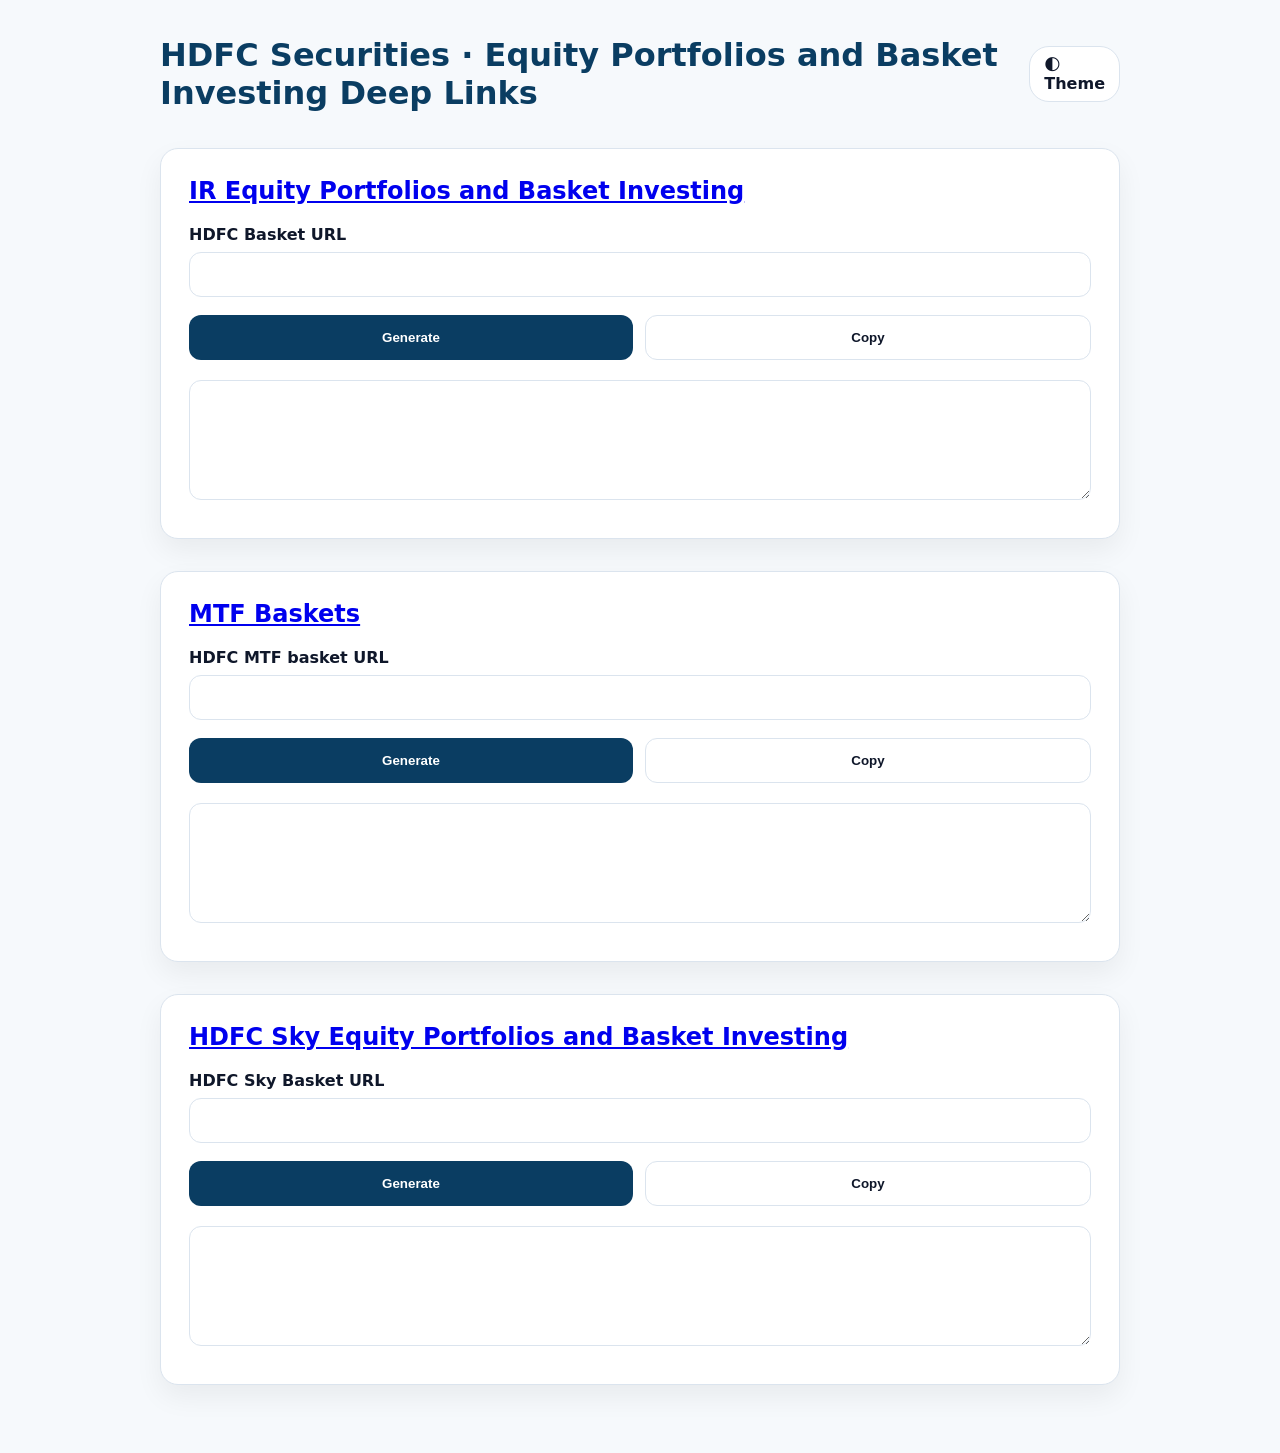
<file: deeplinks-generator/reference/Deeplinks for HDFC IR, IRMTF, Sky.html>
<!DOCTYPE html>
<html lang="en">
<head>
<meta charset="UTF-8" />
<meta name="viewport" content="width=device-width, initial-scale=1.0" />
<title>HDFC Securities - Equity Portfolios and Basket Investing Deep Link Generator</title>

<style>
/* ================= THEME TOKENS ================= */
:root {
  --HDFC-blue: #0a3d62;
  --HDFC-blue-soft: #e8f1f8;
  --accent: #2563eb;

  --bg: #f6f9fc;
  --card: #ffffff;
  --border: #dbe4ee;
  --text: #0f172a;

  --success: #15803d;
  --error: #b91c1c;

  --toast-bg: #0f172a;
  --toast-text: #ffffff;

  transition:
    background-color 0.4s ease,
    color 0.4s ease;
}

/* ================= DARK THEME ================= */
[data-theme="dark"] {
  --bg: #020617;
  --card: #020617;
  --border: #1e293b;
  --text: #e5e7eb;

  --toast-bg: #e5e7eb;
  --toast-text: #020617;
}

/* ================= GLOBAL ================= */
* { box-sizing: border-box; }

body {
  margin: 0;
  padding: 36px 16px;
  font-family: Inter, system-ui, -apple-system, BlinkMacSystemFont,
    "Segoe UI", Roboto, Arial;
  background: var(--bg);
  color: var(--text);
}

.container {
  max-width: 960px;
  margin: auto;
}

/* ================= HEADER ================= */
header {
  display: flex;
  justify-content: space-between;
  align-items: center;
  margin-bottom: 36px;
}

h1 {
  margin: 0;
  color: var(--HDFC-blue);
}

.theme-toggle {
  border: 1px solid var(--border);
  background: var(--card);
  padding: 8px 14px;
  border-radius: 20px;
  cursor: pointer;
  font-weight: 600;
  transition: background-color 0.4s ease, color 0.4s ease;
}

/* ================= CARD ================= */
.card {
  background: var(--card);
  border: 1px solid var(--border);
  border-radius: 18px;
  padding: 28px;
  margin-bottom: 32px;
  box-shadow: 0 12px 28px rgba(0,0,0,0.06);
  transition:
    background-color 0.4s ease,
    border-color 0.4s ease,
    color 0.4s ease;
}

h2 {
  margin-top: 0;
  color: var(--HDFC-blue);
}

/* ================= FORM ================= */
label {
  font-weight: 600;
  display: flex;
  align-items: center;
  gap: 8px;
}

.badge {
  font-size: 12px;
  padding: 2px 10px;
  border-radius: 999px;
  display: none;
}

.badge.valid {
  background: #dcfce7;
  color: #166534;
}

.badge.invalid {
  background: #fee2e2;
  color: #991b1b;
}

input, textarea {
  width: 100%;
  padding: 14px;
  border-radius: 12px;
  border: 1px solid var(--border);
  margin-top: 8px;
  margin-bottom: 6px;
  background: transparent;
  color: var(--text);
  transition:
    border-color 0.2s ease,
    box-shadow 0.2s ease,
    background-color 0.4s ease,
    color 0.4s ease;
}

input.error {
  border-color: var(--error);
  box-shadow: 0 0 0 3px rgba(185,28,28,0.2);
}

textarea {
  min-height: 120px;
  resize: vertical;
}

.error-text {
  font-size: 13px;
  color: var(--error);
  display: none;
}

/* ================= ACTIONS ================= */
.actions {
  display: flex;
  gap: 12px;
  margin: 12px 0;
  flex-wrap: wrap;
}

button {
  flex: 1;
  padding: 14px;
  border-radius: 12px;
  border: none;
  font-weight: 600;
  cursor: pointer;
  transition:
    background-color 0.2s ease,
    transform 0.05s ease;
}

button.primary {
  background: var(--HDFC-blue);
  color: #fff;
}

button.primary:hover {
  background: #062f4b;
}

button.secondary {
  background: transparent;
  border: 1px solid var(--border);
  color: var(--text);
}

button:active {
  transform: translateY(1px);
}

/* ================= TOAST ================= */
.toast {
  position: fixed;
  bottom: 24px;
  right: 24px;
  background: var(--toast-bg);
  color: var(--toast-text);
  padding: 14px 18px;
  border-radius: 12px;
  font-weight: 600;
  opacity: 0;
  pointer-events: none;
  transform: translateY(10px);
  transition: opacity 0.3s ease, transform 0.3s ease;
}

.toast.show {
  opacity: 1;
  transform: translateY(0);
}
</style>

<script>
/* ================= THEME ================= */
const root = document.documentElement;
root.dataset.theme = localStorage.theme || "light";

function toggleTheme() {
  root.dataset.theme = root.dataset.theme === "dark" ? "light" : "dark";
  localStorage.theme = root.dataset.theme;
  showToast(`Switched to ${root.dataset.theme} mode`);
}

/* ================= TOAST ================= */
let toastTimer;
function showToast(msg) {
  const t = document.getElementById("toast");
  t.textContent = msg;
  t.classList.add("show");
  clearTimeout(toastTimer);
  toastTimer = setTimeout(() => t.classList.remove("show"), 2200);
}

/* ================= UTILS ================= */
function base64Encode(input) {
  return btoa(input).replace(/=+$/, "");
}

function copyToClipboard(id) {
  const el = document.getElementById(id);
  if (!el.value) return;
  navigator.clipboard.writeText(el.value);
  showToast("Copied to clipboard");
}

function validate(input, domain, badge, err) {
  const v = input.value.trim();
  badge.style.display = "inline-block";

  if (v.startsWith(domain)) {
    badge.className = "badge valid";
    badge.textContent = "Valid";
    input.classList.remove("error");
    err.style.display = "none";
    return true;
  }

  badge.className = "badge invalid";
  badge.textContent = "Invalid";
  input.classList.add("error");
  err.style.display = "block";
  return false;
}

/* ================= EQ ================= */
function generateEQ() {
  const i = eqInput, o = eqOutput;
  if (!validate(i, "https://basketinvesting.hdfcsec.com", eqBadge, eqErr)) {
    showToast("Invalid EQ URL");
    return;
  }

  try {
    const [b, p] = i.value.split("?");
    const u = new URL(b);
    const path = u.pathname + u.hash;

    o.value =
      `https://www.hdfcsec.com/invest-right-2022?key=sso&sso_key=IR_SMALLCASE` +
      `&extra_params=${encodeURIComponent(
        `path=${encodeURIComponent(path)}&params=${encodeURIComponent(p || "")}`
      )}`;

    showToast("EQ deep link generated");
  } catch {
    o.value = "⚠️ Error generating link";
    showToast("Error generating link");
  }
}

/* ================= MTF ================= */
function generateMTF() {
  const i = mtfInput, o = mtfOutput;
  if (!validate(i, "https://mtfbaskets.hdfcsec.com", mtfBadge, mtfErr)) {
    showToast("Invalid MTF URL");
    return;
  }

  try {
    const [b, p] = i.value.split("?");
    const u = new URL(b);
    const path = u.pathname + u.hash;

    o.value =
      ` https://www.hdfcsec.com/invest-right-2022?key=sso&sso_key=IR_MTF_BASKET_SMALLCASE` +
      `&extra_params=${encodeURIComponent(
        `path=${encodeURIComponent(path)}&params=${encodeURIComponent(p || "")}`
      )}`;

    showToast("MTF deep link generated");
  } catch {
    o.value = "⚠️ Error generating link";
    showToast("Error generating link");
  }
}

/* ================= HDFC SKY ================= */
function generateSky() {
  const i = skyInput, o = skyOutput;
  if (!validate(i, "https://invest.hdfcsky.com", skyBadge, skyErr)) {
    showToast("Invalid HDFC Sky URL");
    return;
  }

  try {
    const [b, p] = i.value.split("?");
    const u = new URL(b);
    const path = u.pathname + u.hash;

    o.value =
      `https://hdfcsky.com/sky/hdfc-small-case` +
      `&path=${encodeURIComponent(path)}` +
      `&params=${encodeURIComponent(p || "")}` +
      `&add_params=true`;

    showToast("HDFC Sky deep link generated");
  } catch {
    o.value = "⚠️ Error generating link";
    showToast("Error generating link");
  }
}

/* ================= SHORTCUTS ================= */
document.addEventListener("keydown", e => {
  const mod = e.metaKey || e.ctrlKey;

  if (mod && e.key === "Enter") {
    e.preventDefault();
    if (document.activeElement.closest("#sky-card")) generateSky();
    else if (document.activeElement.closest("#mtf-card")) generateMTF();
    else generateEQ();
  }

  if (mod && e.shiftKey && e.key.toLowerCase() === "c") {
    e.preventDefault();
    if (document.activeElement.closest("#sky-card")) copyToClipboard("skyOutput");
    else if (document.activeElement.closest("#mtf-card")) copyToClipboard("mtfOutput");
    else copyToClipboard("eqOutput");
  }

  if (mod && e.key.toLowerCase() === "j") {
    e.preventDefault();
    toggleTheme();
  }
});
</script>
</head>

<body>
<div class="container">
  <header>
    <h1>HDFC Securities · Equity Portfolios and Basket Investing Deep Links</h1>
    <div class="theme-toggle" onclick="toggleTheme()">🌓 Theme</div>
  </header>

  <!-- EQ -->
  <div class="card">
    <h2><a href="https://basketinvesting.hdfcsec.com/" target="_blank">IR Equity Portfolios and Basket Investing</a></h2>

    <label>
      HDFC Basket URL
      <span id="eqBadge" class="badge"></span>
    </label>

    <input id="eqInput" oninput="validate(this,'https://smallcases.sbisecurities.in',eqBadge,eqErr)" />
    <div id="eqErr" class="error-text">Invalid Basket URL</div>

    <div class="actions">
      <button class="primary" onclick="generateEQ()">Generate</button>
      <button class="secondary" onclick="copyToClipboard('eqOutput')">Copy</button>
    </div>

    <textarea id="eqOutput" readonly></textarea>
  </div>

  <!-- MTF -->
  <div class="card" id="mtf-card">
    <h2><a href="https://mtfbaskets.hdfcsec.com/" target="_blank">MTF Baskets</a></h2>

    <label>
      HDFC MTF basket URL
      <span id="mtfBadge" class="badge"></span>
    </label>

    <input id="mtfInput" oninput="validate(this,'https://mtfbaskets.sbisecurities.in',mtfBadge,mtfErr)" />
    <div id="mtfErr" class="error-text">Invalid MTF basket URL</div>

    <div class="actions">
      <button class="primary" onclick="generateMTF()">Generate</button>
      <button class="secondary" onclick="copyToClipboard('mtfOutput')">Copy</button>
    </div>

    <textarea id="mtfOutput" readonly></textarea>
  </div>

  <!-- HDFC Sky -->
  <div class="card" id="sky-card">
    <h2><a href="https://invest.hdfcsky.com/" target="_blank">HDFC Sky Equity Portfolios and Basket Investing</a></h2>

    <label>
      HDFC Sky Basket URL
      <span id="skyBadge" class="badge"></span>
    </label>

    <input id="skyInput" oninput="validate(this,'https://google.com',skyBadge,skyErr)" />
    <div id="skyErr" class="error-text">Invalid HDFC Sky Basket URL</div>

    <div class="actions">
      <button class="primary" onclick="generateSky()">Generate</button>
      <button class="secondary" onclick="copyToClipboard('skyOutput')">Copy</button>
    </div>

    <textarea id="skyOutput" readonly></textarea>
  </div>
</div>

<div id="toast" class="toast"></div>
</body>
</html>
</file>
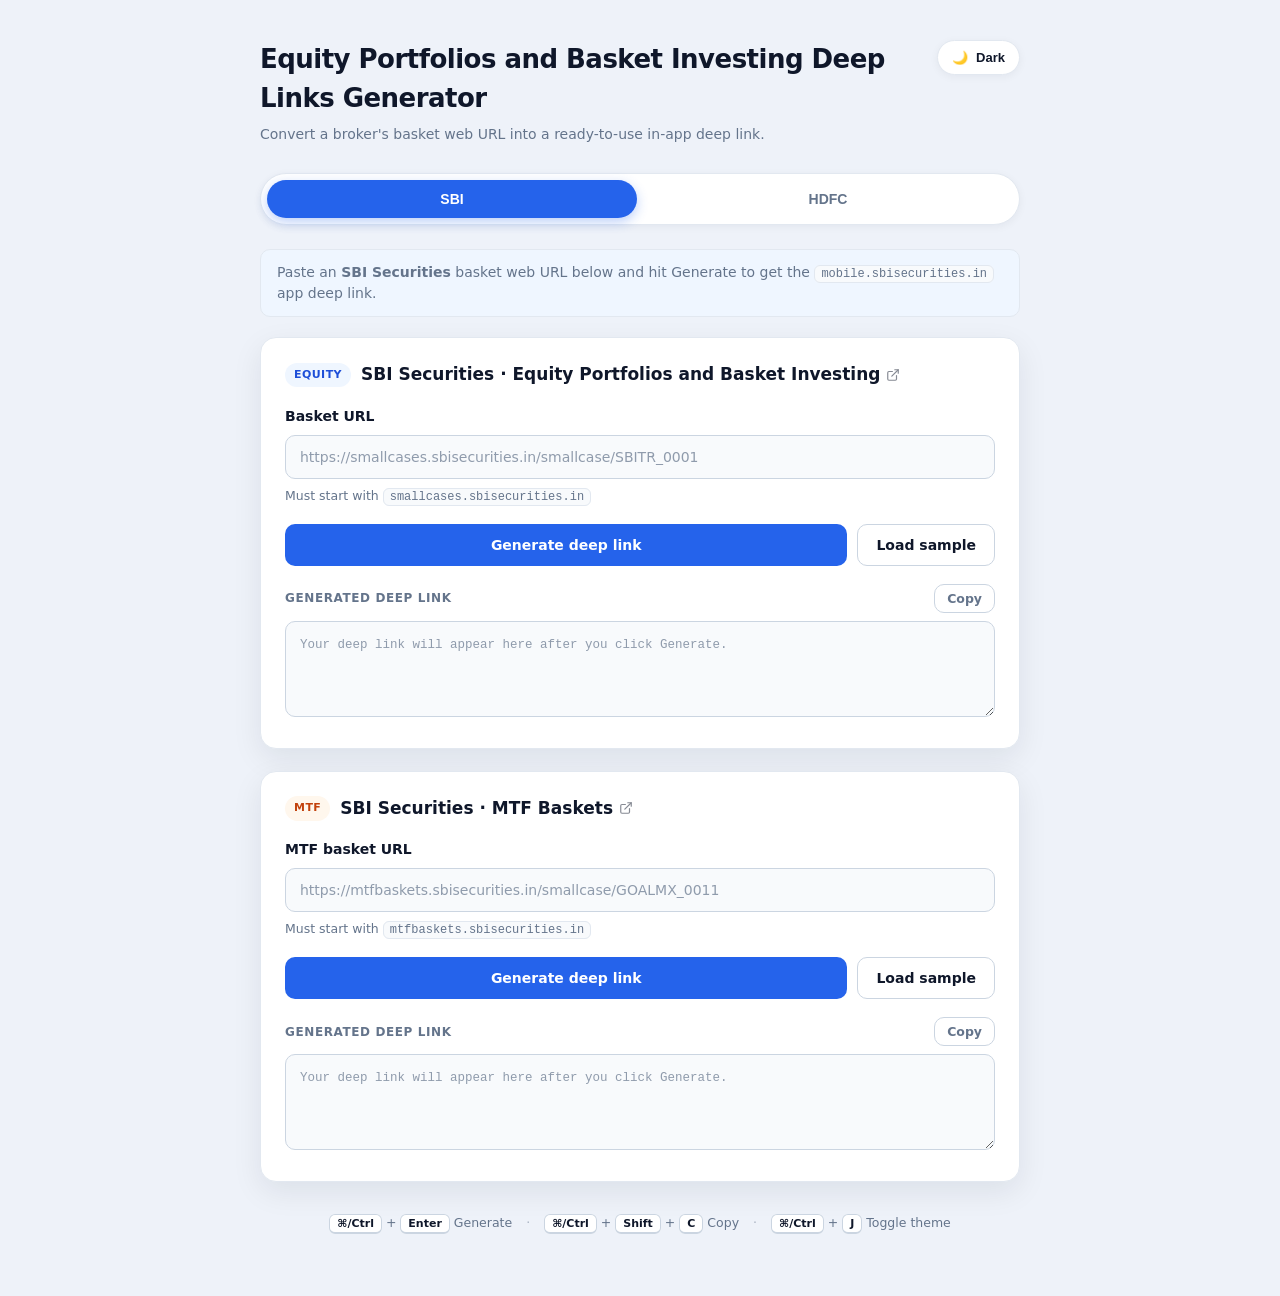
<file: deeplinks-generator/reference/Deeplinks.html>
<!DOCTYPE html>
<html lang="en">
<head>
<meta charset="UTF-8" />
<meta name="viewport" content="width=device-width, initial-scale=1.0" />
<title>Equity Portfolios and Basket Investing Deep Links Generator</title>

<!-- Inline SVG favicon (a link/chain glyph). Kept inline so the page stays
     fully self-contained - no external asset requests (works offline / on any host). -->
<link rel="icon" href="data:image/svg+xml,%3Csvg xmlns='http://www.w3.org/2000/svg' viewBox='0 0 100 100'%3E%3Ctext y='.9em' font-size='90'%3E%F0%9F%94%97%3C/text%3E%3C/svg%3E" />

<style>
/* ============================================================================
   THEME TOKENS
   Everything visual is driven by these CSS variables. To re-skin the whole app
   (e.g. for a new broker's brand), you only need to touch this block.
   ============================================================================ */
:root {
  /* Surfaces & text */
  --bg: #eef2f9;
  --surface: #ffffff;
  --surface-2: #f8fafc;
  --border: #e2e8f0;
  --border-strong: #cbd5e1;
  --text: #0f172a;
  --text-muted: #64748b;

  /* Brand / primary action */
  --primary: #2563eb;
  --primary-hover: #1d4ed8;
  --primary-soft: #eff6ff;
  --ring: rgba(37, 99, 235, 0.30);

  /* Status colors */
  --success: #16a34a;
  --success-bg: #dcfce7;
  --success-text: #166534;
  --danger: #dc2626;
  --danger-bg: #fee2e2;
  --danger-text: #991b1b;

  /* Product chip accents */
  --chip-eq-bg: #eff6ff;   --chip-eq-tx: #1d4ed8;
  --chip-mtf-bg: #fff7ed;  --chip-mtf-tx: #c2410c;
  --chip-sky-bg: #f5f3ff;  --chip-sky-tx: #7c3aed;

  /* Shape & depth */
  --radius: 16px;
  --radius-sm: 10px;
  --shadow: 0 10px 30px rgba(15, 23, 42, 0.08);
  --shadow-sm: 0 2px 8px rgba(15, 23, 42, 0.05);
}

/* ---- DARK THEME: cards are lifted above the background so they read as panels ---- */
[data-theme="dark"] {
  --bg: #0b1120;
  --surface: #131c31;
  --surface-2: #0f1729;
  --border: #24314a;
  --border-strong: #37476a;
  --text: #e6ebf5;
  --text-muted: #94a3b8;

  --primary: #3b82f6;
  --primary-hover: #60a5fa;
  --primary-soft: #172554;
  --ring: rgba(96, 165, 250, 0.35);

  --success-bg: #052e16;  --success-text: #86efac;
  --danger-bg: #450a0a;   --danger-text: #fca5a5;

  --chip-eq-bg: #172554;   --chip-eq-tx: #93c5fd;
  --chip-mtf-bg: #3a1e08;  --chip-mtf-tx: #fdba74;
  --chip-sky-bg: #2a1a52;  --chip-sky-tx: #c4b5fd;

  --shadow: 0 10px 30px rgba(0, 0, 0, 0.4);
  --shadow-sm: 0 2px 8px rgba(0, 0, 0, 0.3);
}

/* ============================================================================
   GLOBAL / LAYOUT
   ============================================================================ */
* { box-sizing: border-box; }

body {
  margin: 0;
  padding: 40px 16px 64px;
  font-family: "Inter", system-ui, -apple-system, BlinkMacSystemFont,
    "Segoe UI", Roboto, Arial, sans-serif;
  background: var(--bg);
  color: var(--text);
  line-height: 1.5;
  transition: background-color 0.3s ease, color 0.3s ease;
}

.container { max-width: 760px; margin: auto; }

/* ============================================================================
   HEADER
   ============================================================================ */
header {
  display: flex;
  justify-content: space-between;
  align-items: flex-start;
  gap: 16px;
  margin-bottom: 28px;
}

.title-block h1 {
  margin: 0;
  font-size: 26px;
  font-weight: 800;
  letter-spacing: -0.02em;
  color: var(--text);
}

.title-block p {
  margin: 6px 0 0;
  font-size: 14px;
  color: var(--text-muted);
}

/* Theme toggle button */
.theme-toggle {
  flex-shrink: 0;
  display: inline-flex;
  align-items: center;
  gap: 8px;
  border: 1px solid var(--border);
  background: var(--surface);
  padding: 9px 14px;
  border-radius: 999px;
  cursor: pointer;
  font-weight: 600;
  font-size: 13px;
  color: var(--text);
  box-shadow: var(--shadow-sm);
  transition: background-color 0.2s ease, border-color 0.2s ease, transform 0.05s ease;
}
.theme-toggle:hover { border-color: var(--border-strong); }
.theme-toggle:active { transform: translateY(1px); }

/* ============================================================================
   TABS (segmented control)
   ============================================================================ */
.tabs-container {
  display: flex;
  gap: 6px;
  padding: 6px;
  margin-bottom: 24px;
  background: var(--surface);
  border: 1px solid var(--border);
  border-radius: 999px;
  box-shadow: var(--shadow-sm);
}

.tab-button {
  flex: 1;
  padding: 11px 20px;
  border: none;
  background: transparent;
  color: var(--text-muted);
  font-weight: 700;
  font-size: 14px;
  cursor: pointer;
  border-radius: 999px;
  transition: background-color 0.2s ease, color 0.2s ease;
}
.tab-button:hover { color: var(--text); }
.tab-button.active {
  background: var(--primary);
  color: #fff;
  box-shadow: 0 4px 12px var(--ring);
}

/* Tab panels: only the active one is shown */
.tab-content { display: none; animation: fade 0.25s ease; }
.tab-content.active { display: block; }
@keyframes fade { from { opacity: 0; transform: translateY(4px); } to { opacity: 1; transform: none; } }

/* Short explainer shown at the top of each tab */
.tab-intro {
  font-size: 14px;
  color: var(--text-muted);
  background: var(--primary-soft);
  border: 1px solid var(--border);
  border-radius: var(--radius-sm);
  padding: 12px 16px;
  margin-bottom: 20px;
}

/* ============================================================================
   CARD (one generator per card)
   ============================================================================ */
.card {
  background: var(--surface);
  border: 1px solid var(--border);
  border-radius: var(--radius);
  padding: 24px;
  margin-bottom: 22px;
  box-shadow: var(--shadow);
}

.card-head { margin-bottom: 18px; }

.card-titles {
  display: flex;
  align-items: center;
  gap: 10px;
  flex-wrap: wrap;
}

.card h2 {
  margin: 0;
  font-size: 17px;
  font-weight: 700;
}
.card h2 a {
  color: var(--text);
  text-decoration: none;
  display: inline-flex;
  align-items: center;
  gap: 6px;
}
.card h2 a:hover { color: var(--primary); }
.card h2 a svg { opacity: 0.5; transition: opacity 0.2s ease; }
.card h2 a:hover svg { opacity: 1; }

/* Product chips */
.chip {
  font-size: 11px;
  font-weight: 700;
  text-transform: uppercase;
  letter-spacing: 0.04em;
  padding: 4px 9px;
  border-radius: 999px;
}
.chip-eq  { background: var(--chip-eq-bg);  color: var(--chip-eq-tx); }
.chip-mtf { background: var(--chip-mtf-bg); color: var(--chip-mtf-tx); }
.chip-sky { background: var(--chip-sky-bg); color: var(--chip-sky-tx); }

/* ============================================================================
   FORM FIELDS
   ============================================================================ */
.field { margin-bottom: 4px; }

.field-label-row {
  display: flex;
  align-items: center;
  gap: 10px;
  margin-bottom: 8px;
}

label {
  font-weight: 600;
  font-size: 14px;
  color: var(--text);
}

input[type="text"], textarea {
  width: 100%;
  padding: 13px 14px;
  border-radius: var(--radius-sm);
  border: 1px solid var(--border-strong);
  background: var(--surface-2);
  color: var(--text);
  font-size: 14px;
  font-family: inherit;
  transition: border-color 0.15s ease, box-shadow 0.15s ease, background-color 0.3s ease;
}
input[type="text"]::placeholder, textarea::placeholder { color: var(--text-muted); opacity: 0.7; }

input[type="text"]:focus, textarea:focus {
  outline: none;
  border-color: var(--primary);
  box-shadow: 0 0 0 3px var(--ring);
  background: var(--surface);
}

/* Red state - only applied when a real error is asserted (on Generate), never mid-typing */
input.error {
  border-color: var(--danger);
  box-shadow: 0 0 0 3px rgba(220, 38, 38, 0.18);
}

/* Small helper text under an input */
.hint {
  margin: 8px 0 0;
  font-size: 12.5px;
  color: var(--text-muted);
}
.hint code, .tab-intro code, .utm .hint code {
  background: var(--surface-2);
  border: 1px solid var(--border);
  padding: 1px 6px;
  border-radius: 6px;
  font-size: 12px;
}

/* Inline validation badge (shown next to the field label) */
.badge {
  font-size: 12px;
  font-weight: 700;
  padding: 3px 10px;
  border-radius: 999px;
  display: none; /* toggled by JS */
}
.badge.valid   { background: var(--success-bg); color: var(--success-text); }
.badge.invalid { background: var(--danger-bg);  color: var(--danger-text); }

/* Hard error message under the input (shown on a failed Generate) */
.error-text {
  margin-top: 8px;
  font-size: 13px;
  font-weight: 600;
  color: var(--danger);
  display: none; /* toggled by JS */
}

/* ============================================================================
   UTM PARAMETERS BLOCK (HDFC IR & MTF only)
   ============================================================================ */
.utm {
  margin-top: 20px;
  padding: 16px;
  background: var(--surface-2);
  border: 1px dashed var(--border-strong);
  border-radius: var(--radius-sm);
}
.utm-head {
  font-weight: 700;
  font-size: 14px;
  margin-bottom: 2px;
}
.utm-head .muted { color: var(--text-muted); font-weight: 500; }
.utm .hint { margin-bottom: 14px; }

.utm-grid {
  display: grid;
  grid-template-columns: 1fr 1fr;
  gap: 14px;
}
.field-sm label {
  display: block;
  font-size: 12px;
  font-weight: 600;
  color: var(--text-muted);
  margin-bottom: 6px;
}
.field-sm input[type="text"] { padding: 10px 12px; }

/* add_params toggle */
.switch-field { display: flex; flex-direction: column; justify-content: center; }
.switch-label {
  display: inline-flex;
  align-items: center;
  gap: 8px;
  font-size: 13px;
  font-weight: 600;
  color: var(--text);
  cursor: pointer;
}
.switch-label input { width: 16px; height: 16px; accent-color: var(--primary); cursor: pointer; }

/* ============================================================================
   ACTIONS (buttons)
   ============================================================================ */
.actions {
  display: flex;
  gap: 10px;
  margin: 18px 0 0;
  flex-wrap: wrap;
}

.btn {
  display: inline-flex;
  align-items: center;
  justify-content: center;
  gap: 7px;
  padding: 12px 18px;
  border-radius: var(--radius-sm);
  border: 1px solid transparent;
  font-weight: 600;
  font-size: 14px;
  font-family: inherit;
  cursor: pointer;
  transition: background-color 0.15s ease, border-color 0.15s ease, transform 0.05s ease;
}
.btn:active { transform: translateY(1px); }

.btn.primary {
  flex: 1;
  min-width: 180px;
  background: var(--primary);
  color: #fff;
}
.btn.primary:hover { background: var(--primary-hover); }

.btn.ghost {
  background: transparent;
  border-color: var(--border-strong);
  color: var(--text);
}
.btn.ghost:hover { background: var(--surface-2); border-color: var(--text-muted); }

/* Small copy button that lives in the output header */
.btn.copy {
  padding: 6px 12px;
  font-size: 12.5px;
  background: transparent;
  border-color: var(--border-strong);
  color: var(--text-muted);
}
.btn.copy:hover { color: var(--primary); border-color: var(--primary); }

/* ============================================================================
   OUTPUT
   ============================================================================ */
.output { margin-top: 18px; }
.output-head {
  display: flex;
  justify-content: space-between;
  align-items: center;
  margin-bottom: 8px;
}
.output-title {
  font-size: 12px;
  font-weight: 700;
  text-transform: uppercase;
  letter-spacing: 0.05em;
  color: var(--text-muted);
}
textarea {
  min-height: 96px;
  resize: vertical;
  font-family: "SF Mono", "JetBrains Mono", Consolas, Menlo, monospace;
  font-size: 12.5px;
  line-height: 1.6;
  word-break: break-all;
}

/* ============================================================================
   FOOTER / SHORTCUTS
   ============================================================================ */
.shortcuts {
  margin-top: 32px;
  text-align: center;
  font-size: 12.5px;
  color: var(--text-muted);
}
.shortcuts kbd {
  background: var(--surface);
  border: 1px solid var(--border-strong);
  border-bottom-width: 2px;
  border-radius: 6px;
  padding: 2px 7px;
  font-family: inherit;
  font-size: 11px;
  font-weight: 600;
  color: var(--text);
}
.shortcuts .sep { margin: 0 10px; opacity: 0.5; }

/* ============================================================================
   TOAST (transient bottom-right notifications)
   ============================================================================ */
.toast {
  position: fixed;
  bottom: 24px;
  right: 24px;
  max-width: 320px;
  padding: 13px 18px;
  border-radius: var(--radius-sm);
  font-weight: 600;
  font-size: 14px;
  color: #fff;
  background: #0f172a;
  opacity: 0;
  pointer-events: none;
  transform: translateY(12px);
  transition: opacity 0.25s ease, transform 0.25s ease;
  box-shadow: var(--shadow);
  z-index: 100;
}
.toast.show { opacity: 1; transform: translateY(0); }
.toast.toast-success { background: var(--success); }
.toast.toast-error   { background: var(--danger); }

/* ============================================================================
   RESPONSIVE
   ============================================================================ */
@media (max-width: 560px) {
  body { padding: 24px 12px 48px; }
  .utm-grid { grid-template-columns: 1fr; }
  .btn.primary { min-width: 0; width: 100%; }
  .actions { flex-direction: column; }
  .title-block h1 { font-size: 22px; }
}
</style>
</head>

<body>
<div class="container">

  <!-- ============================ HEADER ============================ -->
  <header>
    <div class="title-block">
      <h1>Equity Portfolios and Basket Investing Deep Links Generator</h1>
      <p>Convert a broker's basket web URL into a ready-to-use in-app deep link.</p>
    </div>
    <button class="theme-toggle" onclick="toggleTheme()" aria-label="Toggle dark / light theme">
      <span id="themeIcon">🌙</span><span id="themeLabel">Dark</span>
    </button>
  </header>

  <!-- ============================ TABS ============================ -->
  <!-- Each button passes `this` to switchTab so we never depend on the
       implicit global `event` (see JS note). -->
  <div class="tabs-container">
    <button class="tab-button active" onclick="switchTab('sbi', this)">SBI</button>
    <button class="tab-button" onclick="switchTab('hdfc', this)">HDFC</button>
  </div>

  <!-- ============================================================
       SBI TAB
       ============================================================ -->
  <div id="sbi-content" class="tab-content active">
    <div class="tab-intro">
      Paste an <strong>SBI Securities</strong> basket web URL below and hit Generate to get the
      <code>mobile.sbisecurities.in</code> app deep link.
    </div>

    <!-- SBI Equity -->
    <div class="card" id="sbi-eq-card">
      <div class="card-head">
        <div class="card-titles">
          <span class="chip chip-eq">Equity</span>
          <h2>
            <a href="https://smallcases.sbisecurities.in/" target="_blank" rel="noopener">
              SBI Securities · Equity Portfolios and Basket Investing
              <svg width="14" height="14" viewBox="0 0 24 24" fill="none" stroke="currentColor" stroke-width="2" stroke-linecap="round" stroke-linejoin="round"><path d="M18 13v6a2 2 0 0 1-2 2H5a2 2 0 0 1-2-2V8a2 2 0 0 1 2-2h6"/><polyline points="15 3 21 3 21 9"/><line x1="10" y1="14" x2="21" y2="3"/></svg>
            </a>
          </h2>
        </div>
      </div>

      <div class="field">
        <div class="field-label-row">
          <label for="sbiEqInput">Basket URL</label>
          <span id="sbieqBadge" class="badge"></span>
        </div>
        <input id="sbiEqInput" type="text"
               placeholder="https://smallcases.sbisecurities.in/smallcase/SBITR_0001"
               oninput="liveValidate(this,'https://smallcases.sbisecurities.in',sbieqBadge,sbieqErr)" />
        <p class="hint">Must start with <code>smallcases.sbisecurities.in</code></p>
        <div id="sbieqErr" class="error-text">Invalid Basket URL</div>
      </div>

      <div class="actions">
        <button class="btn primary" onclick="generateSBIEQ()">Generate deep link</button>
        <button class="btn ghost" onclick="loadSBIEQSample()">Load sample</button>
      </div>

      <div class="output">
        <div class="output-head">
          <span class="output-title">Generated deep link</span>
          <button class="btn copy" onclick="copyToClipboard('sbiEqOutput')">Copy</button>
        </div>
        <textarea id="sbiEqOutput" readonly placeholder="Your deep link will appear here after you click Generate."></textarea>
      </div>
    </div>

    <!-- SBI MTF -->
    <div class="card" id="sbi-mtf-card">
      <div class="card-head">
        <div class="card-titles">
          <span class="chip chip-mtf">MTF</span>
          <h2>
            <a href="https://mtfbaskets.sbisecurities.in/" target="_blank" rel="noopener">
              SBI Securities · MTF Baskets
              <svg width="14" height="14" viewBox="0 0 24 24" fill="none" stroke="currentColor" stroke-width="2" stroke-linecap="round" stroke-linejoin="round"><path d="M18 13v6a2 2 0 0 1-2 2H5a2 2 0 0 1-2-2V8a2 2 0 0 1 2-2h6"/><polyline points="15 3 21 3 21 9"/><line x1="10" y1="14" x2="21" y2="3"/></svg>
            </a>
          </h2>
        </div>
      </div>

      <div class="field">
        <div class="field-label-row">
          <label for="sbiMtfInput">MTF basket URL</label>
          <span id="sbimtfBadge" class="badge"></span>
        </div>
        <input id="sbiMtfInput" type="text"
               placeholder="https://mtfbaskets.sbisecurities.in/smallcase/GOALMX_0011"
               oninput="liveValidate(this,'https://mtfbaskets.sbisecurities.in',sbimtfBadge,sbimtfErr)" />
        <p class="hint">Must start with <code>mtfbaskets.sbisecurities.in</code></p>
        <div id="sbimtfErr" class="error-text">Invalid MTF basket URL</div>
      </div>

      <div class="actions">
        <button class="btn primary" onclick="generateSBIMTF()">Generate deep link</button>
        <button class="btn ghost" onclick="loadSBIMTFSample()">Load sample</button>
      </div>

      <div class="output">
        <div class="output-head">
          <span class="output-title">Generated deep link</span>
          <button class="btn copy" onclick="copyToClipboard('sbiMtfOutput')">Copy</button>
        </div>
        <textarea id="sbiMtfOutput" readonly placeholder="Your deep link will appear here after you click Generate."></textarea>
      </div>
    </div>
  </div>

  <!-- ============================================================
       HDFC TAB
       ============================================================ -->
  <div id="hdfc-content" class="tab-content">
    <div class="tab-intro">
      Paste an <strong>HDFC</strong> basket web URL below. IR &amp; MTF links support optional
      <strong>UTM parameters</strong>, which are bundled into the <code>extra_param</code> JSON payload.
    </div>

    <!-- HDFC IR -->
    <div class="card" id="hdfc-ir-card">
      <div class="card-head">
        <div class="card-titles">
          <span class="chip chip-eq">Invest Right</span>
          <h2>
            <a href="https://basketinvesting.hdfcsec.com/" target="_blank" rel="noopener">
              HDFC Securities · IR Equity Portfolios and Basket Investing
              <svg width="14" height="14" viewBox="0 0 24 24" fill="none" stroke="currentColor" stroke-width="2" stroke-linecap="round" stroke-linejoin="round"><path d="M18 13v6a2 2 0 0 1-2 2H5a2 2 0 0 1-2-2V8a2 2 0 0 1 2-2h6"/><polyline points="15 3 21 3 21 9"/><line x1="10" y1="14" x2="21" y2="3"/></svg>
            </a>
          </h2>
        </div>
      </div>

      <div class="field">
        <div class="field-label-row">
          <label for="hdfc_irInput">Basket URL</label>
          <span id="hdfcirBadge" class="badge"></span>
        </div>
        <input id="hdfc_irInput" type="text"
               placeholder="https://basketinvesting.hdfcsec.com/smallcase/HDNM_0014"
               oninput="liveValidate(this,'https://basketinvesting.hdfcsec.com',hdfcirBadge,hdfcirErr)" />
        <p class="hint">Must start with <code>basketinvesting.hdfcsec.com</code></p>
        <div id="hdfcirErr" class="error-text">Invalid IR Basket URL</div>
      </div>

      <!-- UTM block - values are read by generateHDFCIR() and bundled into extra_param JSON -->
      <div class="utm">
        <div class="utm-head">UTM parameters <span class="muted">(optional)</span></div>
        <p class="hint">Bundled into the <code>extra_param</code> JSON. Blank fields are still sent as empty strings.</p>
        <div class="utm-grid">
          <div class="field-sm">
            <label for="hdfc_ir_utm_source">utm_source</label>
            <input id="hdfc_ir_utm_source" type="text" placeholder="e.g. ir" />
          </div>
          <div class="field-sm">
            <label for="hdfc_ir_utm_medium">utm_medium</label>
            <input id="hdfc_ir_utm_medium" type="text" placeholder="e.g. inapp" />
          </div>
          <div class="field-sm">
            <label for="hdfc_ir_utm_campaign">utm_campaign</label>
            <input id="hdfc_ir_utm_campaign" type="text" placeholder="e.g. br-marketing" />
          </div>
          <div class="field-sm">
            <label for="hdfc_ir_utm_content">utm_content</label>
            <input id="hdfc_ir_utm_content" type="text" placeholder="optional" />
          </div>
          <div class="field-sm">
            <label for="hdfc_ir_utm_term">utm_term</label>
            <input id="hdfc_ir_utm_term" type="text" placeholder="optional" />
          </div>
          <div class="field-sm switch-field">
            <label class="switch-label" for="hdfc_ir_add_params">
              <input id="hdfc_ir_add_params" type="checkbox" checked />
              add_params
            </label>
            <span class="hint">Adds <code>"add_params": true</code></span>
          </div>
        </div>
      </div>

      <div class="actions">
        <button class="btn primary" onclick="generateHDFCIR()">Generate deep link</button>
        <button class="btn ghost" onclick="loadHDFCIRSample()">Load sample</button>
      </div>

      <div class="output">
        <div class="output-head">
          <span class="output-title">Generated deep link</span>
          <button class="btn copy" onclick="copyToClipboard('hdfc_irOutput')">Copy</button>
        </div>
        <textarea id="hdfc_irOutput" readonly placeholder="Your deep link will appear here after you click Generate."></textarea>
      </div>
    </div>

    <!-- HDFC MTF -->
    <div class="card" id="hdfc-mtf-card">
      <div class="card-head">
        <div class="card-titles">
          <span class="chip chip-mtf">MTF</span>
          <h2>
            <a href="https://mtfbaskets.hdfcsec.com/" target="_blank" rel="noopener">
              HDFC Securities · MTF Baskets
              <svg width="14" height="14" viewBox="0 0 24 24" fill="none" stroke="currentColor" stroke-width="2" stroke-linecap="round" stroke-linejoin="round"><path d="M18 13v6a2 2 0 0 1-2 2H5a2 2 0 0 1-2-2V8a2 2 0 0 1 2-2h6"/><polyline points="15 3 21 3 21 9"/><line x1="10" y1="14" x2="21" y2="3"/></svg>
            </a>
          </h2>
        </div>
      </div>

      <div class="field">
        <div class="field-label-row">
          <label for="hdfc_mtfInput">MTF basket URL</label>
          <span id="hdfcmtfBadge" class="badge"></span>
        </div>
        <input id="hdfc_mtfInput" type="text"
               placeholder="https://mtfbaskets.hdfcsec.com/smallcase/HDFCNM_0001"
               oninput="liveValidate(this,'https://mtfbaskets.hdfcsec.com',hdfcmtfBadge,hdfcmtfErr)" />
        <p class="hint">Must start with <code>mtfbaskets.hdfcsec.com</code></p>
        <div id="hdfcmtfErr" class="error-text">Invalid MTF basket URL</div>
      </div>

      <!-- UTM block - values are read by generateHDFCMTF() and bundled into extra_param JSON -->
      <div class="utm">
        <div class="utm-head">UTM parameters <span class="muted">(optional)</span></div>
        <p class="hint">Bundled into the <code>extra_param</code> JSON. Blank fields are still sent as empty strings.</p>
        <div class="utm-grid">
          <div class="field-sm">
            <label for="hdfc_mtf_utm_source">utm_source</label>
            <input id="hdfc_mtf_utm_source" type="text" placeholder="e.g. mtf" />
          </div>
          <div class="field-sm">
            <label for="hdfc_mtf_utm_medium">utm_medium</label>
            <input id="hdfc_mtf_utm_medium" type="text" placeholder="e.g. inapp" />
          </div>
          <div class="field-sm">
            <label for="hdfc_mtf_utm_campaign">utm_campaign</label>
            <input id="hdfc_mtf_utm_campaign" type="text" placeholder="e.g. br-marketing" />
          </div>
          <div class="field-sm">
            <label for="hdfc_mtf_utm_content">utm_content</label>
            <input id="hdfc_mtf_utm_content" type="text" placeholder="optional" />
          </div>
          <div class="field-sm">
            <label for="hdfc_mtf_utm_term">utm_term</label>
            <input id="hdfc_mtf_utm_term" type="text" placeholder="optional" />
          </div>
          <div class="field-sm switch-field">
            <label class="switch-label" for="hdfc_mtf_add_params">
              <input id="hdfc_mtf_add_params" type="checkbox" checked />
              add_params
            </label>
            <span class="hint">Adds <code>"add_params": true</code></span>
          </div>
        </div>
      </div>

      <div class="actions">
        <button class="btn primary" onclick="generateHDFCMTF()">Generate deep link</button>
        <button class="btn ghost" onclick="loadHDFCMTFSample()">Load sample</button>
      </div>

      <div class="output">
        <div class="output-head">
          <span class="output-title">Generated deep link</span>
          <button class="btn copy" onclick="copyToClipboard('hdfc_mtfOutput')">Copy</button>
        </div>
        <textarea id="hdfc_mtfOutput" readonly placeholder="Your deep link will appear here after you click Generate."></textarea>
      </div>
    </div>

    <!-- HDFC Sky -->
    <div class="card" id="hdfc-sky-card">
      <div class="card-head">
        <div class="card-titles">
          <span class="chip chip-sky">Sky</span>
          <h2>
            <a href="https://invest.hdfcsky.com/" target="_blank" rel="noopener">
              HDFC Sky · Equity Portfolios and Basket Investing
              <svg width="14" height="14" viewBox="0 0 24 24" fill="none" stroke="currentColor" stroke-width="2" stroke-linecap="round" stroke-linejoin="round"><path d="M18 13v6a2 2 0 0 1-2 2H5a2 2 0 0 1-2-2V8a2 2 0 0 1 2-2h6"/><polyline points="15 3 21 3 21 9"/><line x1="10" y1="14" x2="21" y2="3"/></svg>
            </a>
          </h2>
        </div>
      </div>

      <div class="field">
        <div class="field-label-row">
          <label for="hdfc_skyInput">Basket URL</label>
          <span id="hdfcskyBadge" class="badge"></span>
        </div>
        <input id="hdfc_skyInput" type="text"
               placeholder="https://invest.hdfcsky.com/smallcase/HDFCTR_0001"
               oninput="liveValidate(this,'https://invest.hdfcsky.com',hdfcskyBadge,hdfcskyErr)" />
        <p class="hint">Must start with <code>invest.hdfcsky.com</code></p>
        <div id="hdfcskyErr" class="error-text">Invalid HDFC Sky Basket URL</div>
      </div>

      <div class="actions">
        <button class="btn primary" onclick="generateHDFCSky()">Generate deep link</button>
        <button class="btn ghost" onclick="loadHDFCSkySample()">Load sample</button>
      </div>

      <div class="output">
        <div class="output-head">
          <span class="output-title">Generated deep link</span>
          <button class="btn copy" onclick="copyToClipboard('hdfc_skyOutput')">Copy</button>
        </div>
        <textarea id="hdfc_skyOutput" readonly placeholder="Your deep link will appear here after you click Generate."></textarea>
      </div>
    </div>
  </div>

  <!-- ============================ FOOTER ============================ -->
  <div class="shortcuts">
    <kbd>⌘/Ctrl</kbd> + <kbd>Enter</kbd> Generate
    <span class="sep">·</span>
    <kbd>⌘/Ctrl</kbd> + <kbd>Shift</kbd> + <kbd>C</kbd> Copy
    <span class="sep">·</span>
    <kbd>⌘/Ctrl</kbd> + <kbd>J</kbd> Toggle theme
  </div>
</div>

<div id="toast" class="toast"></div>

<script>
/* ============================================================================
   Equity Portfolios and Basket Investing Deep Links Generator - application script
   ----------------------------------------------------------------------------
   HOW THIS FILE IS ORGANISED (please read README.md before editing):

     1. UI HELPERS      - theme, tabs, toast, clipboard, live validation.
                          Safe to restyle / tweak. This is presentation only.

     2. VALIDATION GATE - validate(): the strict prefix check that GATES link
                          generation. Business logic - do not weaken it.

     3. GENERATORS      - one generate*() per product. These build the actual
                          deep-link strings. *** BUSINESS LOGIC - DO NOT EDIT
                          the URL templates, encoding, JSON shape or sso_keys.
                          They are verified correct. ***

     4. SAMPLE LOADERS  - fill demo data for quick testing.

     5. KEYBOARD SHORTCUTS.

   ADDING A NEW BROKER (e.g. Axis / Axis MTF): follow the step-by-step recipe
   in README.md → "Adding a new broker". In short: add a card in the HTML
   (reusing the existing ID naming convention), add a generate*() function
   here, add a sample loader, and wire it into the keyboard-shortcut router.

   NOTE ON GLOBALS: browsers expose every element with an id="x" as a global
   variable `x`. The generators rely on this (e.g. `sbiEqInput`), so element
   IDs MUST NOT be renamed without also updating the JS.
   ============================================================================ */

/* ============================================================================
   1. UI HELPERS
   ============================================================================ */

/* ---- Theme (persisted in localStorage) ---- */
const root = document.documentElement;
root.dataset.theme = localStorage.theme || "light";

function toggleTheme() {
  root.dataset.theme = root.dataset.theme === "dark" ? "light" : "dark";
  localStorage.theme = root.dataset.theme;
  updateThemeToggle();
  showToast(`Switched to ${root.dataset.theme} mode`);
}

/* Keeps the toggle's icon/label in sync with the current theme. */
function updateThemeToggle() {
  const isDark = root.dataset.theme === "dark";
  const icon = document.getElementById("themeIcon");
  const label = document.getElementById("themeLabel");
  if (icon)  icon.textContent = isDark ? "☀️" : "🌙";
  if (label) label.textContent = isDark ? "Light" : "Dark";
}
// The script lives in <head>, so wait for the DOM before touching elements.
window.addEventListener("DOMContentLoaded", updateThemeToggle);

/* ---- Tabs ----
   Receives the clicked button explicitly (`btn`) instead of relying on the
   implicit global `event`, which is deprecated and breaks in strict setups. */
function switchTab(tabName, btn) {
  document.querySelectorAll(".tab-content").forEach(c => c.classList.remove("active"));
  document.querySelectorAll(".tab-button").forEach(b => b.classList.remove("active"));
  document.getElementById(tabName + "-content").classList.add("active");
  if (btn) btn.classList.add("active");
}

/* ---- Toast ----
   Colour is inferred from the message text so the generators don't need to
   pass a type (keeps their call sites untouched). */
let toastTimer;
function showToast(msg) {
  const t = document.getElementById("toast");
  t.textContent = msg;
  const isError = /invalid|error|failed|nothing/i.test(msg);
  t.className = "toast show " + (isError ? "toast-error" : "toast-success");
  clearTimeout(toastTimer);
  toastTimer = setTimeout(() => { t.className = "toast"; }, 2400);
}

/* ---- Clipboard ----
   Gives explicit feedback whether the copy succeeds, fails, or there's nothing
   to copy (the old version failed silently). */
function copyToClipboard(id) {
  const el = document.getElementById(id);
  if (!el || !el.value) {
    showToast("Nothing to copy - generate a link first");
    return;
  }
  navigator.clipboard.writeText(el.value)
    .then(() => showToast("Copied to clipboard"))
    .catch(() => showToast("Copy failed - select the text and copy manually"));
}

/* ---- Live validation (runs on every keystroke) ----
   FRIENDLY by design: it only ever shows the positive "Valid" badge and always
   clears any red error state. It NEVER shows a red error while the user is
   still typing - that was the old "phantom error" bug. The hard invalid state
   is asserted only on an actual Generate attempt, by validate() below. */
function liveValidate(input, domain, badge, err) {
  const v = input.value.trim();

  // Any edit clears a previously-shown hard error.
  input.classList.remove("error");
  err.style.display = "none";

  if (!v) {                    // empty → fully neutral
    badge.style.display = "none";
    return;
  }
  if (v.startsWith(domain)) {  // matches → green "Valid"
    badge.style.display = "inline-block";
    badge.className = "badge valid";
    badge.textContent = "Valid";
  } else {                     // not yet valid, but still typing → stay neutral
    badge.style.display = "none";
  }
}

/* ============================================================================
   2. VALIDATION GATE  (business logic - the strict check that gates Generate)
   ----------------------------------------------------------------------------
   Called by every generator and by the sample loaders. Unlike liveValidate,
   this DOES show the red invalid state, because reaching here means the user
   has committed to generating - so a bad URL is a real, reportable error.
   ============================================================================ */
function validate(input, domain, badge, err) {
  const v = input.value.trim();
  badge.style.display = "inline-block";

  if (v.startsWith(domain)) {
    badge.className = "badge valid";
    badge.textContent = "Valid";
    input.classList.remove("error");
    err.style.display = "none";
    return true;
  }

  badge.className = "badge invalid";
  badge.textContent = "Invalid";
  input.classList.add("error");
  err.style.display = "block";
  return false;
}

/* ---- Shared encoder used by the SBI generators ---- */
function base64Encode(input) {
  return btoa(input).replace(/=+$/, "");
}

/* ============================================================================
   3. GENERATORS  - *** BUSINESS LOGIC: DO NOT EDIT THE OUTPUT TEMPLATES ***
   Each function: (1) validates the URL, (2) splits base path from query, and
   (3) assembles the broker-specific deep link. The exact string formats,
   encoding schemes, JSON shapes and sso_keys below are verified correct.
   ============================================================================ */

/* SBI Equity → mobile.sbisecurities.in/invest (base64-encoded path & params). */
function generateSBIEQ() {
  const i = sbiEqInput, o = sbiEqOutput;
  if (!validate(i, "https://smallcases.sbisecurities.in", sbieqBadge, sbieqErr)) {
    showToast("Invalid EQ URL");
    return;
  }

  try {
    const [b, p] = i.value.split("?");
    const u = new URL(b);
    const path = u.pathname + u.hash;

    o.value =
      `https://mobile.sbisecurities.in/invest?category=smallcase` +
      `&path=${base64Encode(encodeURIComponent(path))}` +
      `&params=${base64Encode(encodeURIComponent(p || ""))}`;

    showToast("EQ deep link generated");
  } catch {
    o.value = "⚠️ Error generating link";
    showToast("Error generating link");
  }
}

/* SBI MTF → mobile.sbisecurities.in/dashboard (base64-encoded path & params). */
function generateSBIMTF() {
  const i = sbiMtfInput, o = sbiMtfOutput;
  if (!validate(i, "https://mtfbaskets.sbisecurities.in", sbimtfBadge, sbimtfErr)) {
    showToast("Invalid MTF URL");
    return;
  }

  try {
    const [b, p] = i.value.split("?");
    const u = new URL(b);
    const path = u.pathname + u.hash;

    o.value =
      `https://mobile.sbisecurities.in/dashboard?tab=explore&category=mtf_baskets` +
      `&path=${base64Encode(encodeURIComponent(path))}` +
      `&params=${base64Encode(encodeURIComponent(p || ""))}`;

    showToast("MTF deep link generated");
  } catch {
    o.value = "⚠️ Error generating link";
    showToast("Error generating link");
  }
}

/* HDFC IR → hdfcsec.com invest-right SSO. UTM fields + path are packed into a
   JSON object, JSON.stringify'd and percent-encoded into `extra_param`. */
function generateHDFCIR() {
  const i = hdfc_irInput, o = hdfc_irOutput;
  if (!validate(i, "https://basketinvesting.hdfcsec.com", hdfcirBadge, hdfcirErr)) {
    showToast("Invalid IR URL");
    return;
  }

  try {
    const [b, p] = i.value.split("?");
    const u = new URL(b);
    const path = u.pathname + u.hash;

    const utm_source = document.getElementById('hdfc_ir_utm_source').value.trim();
    const utm_medium = document.getElementById('hdfc_ir_utm_medium').value.trim();
    const utm_campaign = document.getElementById('hdfc_ir_utm_campaign').value.trim();
    const utm_content = document.getElementById('hdfc_ir_utm_content').value.trim();
    const utm_term = document.getElementById('hdfc_ir_utm_term').value.trim();
    const add_params = document.getElementById('hdfc_ir_add_params').checked;

    const extraParamObj = {
      path: path,
      utm_source: utm_source,
      utm_medium: utm_medium,
      utm_campaign: utm_campaign,
      utm_content: utm_content,
      utm_term: utm_term,
      add_params: add_params
    };

    const encodedExtraParam = encodeURIComponent(JSON.stringify(extraParamObj));

    o.value =
      `https://www.hdfcsec.com/invest-right-2022?key=sso&sso_key=IR_SMALLCASE` +
      `&extra_param=${encodedExtraParam}`;

    showToast("IR deep link generated");
  } catch {
    o.value = "⚠️ Error generating link";
    showToast("Error generating link");
  }
}

/* HDFC MTF → identical packing to IR, but with the MTF sso_key. */
function generateHDFCMTF() {
  const i = hdfc_mtfInput, o = hdfc_mtfOutput;
  if (!validate(i, "https://mtfbaskets.hdfcsec.com", hdfcmtfBadge, hdfcmtfErr)) {
    showToast("Invalid MTF URL");
    return;
  }

  try {
    const [b, p] = i.value.split("?");
    const u = new URL(b);
    const path = u.pathname + u.hash;

    const utm_source = document.getElementById('hdfc_mtf_utm_source').value.trim();
    const utm_medium = document.getElementById('hdfc_mtf_utm_medium').value.trim();
    const utm_campaign = document.getElementById('hdfc_mtf_utm_campaign').value.trim();
    const utm_content = document.getElementById('hdfc_mtf_utm_content').value.trim();
    const utm_term = document.getElementById('hdfc_mtf_utm_term').value.trim();
    const add_params = document.getElementById('hdfc_mtf_add_params').checked;

    const extraParamObj = {
      path: path,
      utm_source: utm_source,
      utm_medium: utm_medium,
      utm_campaign: utm_campaign,
      utm_content: utm_content,
      utm_term: utm_term,
      add_params: add_params
    };

    const encodedExtraParam = encodeURIComponent(JSON.stringify(extraParamObj));

    o.value =
      `https://www.hdfcsec.com/invest-right-2022?key=sso&sso_key=IR_MTF_BASKET_SMALLCASE` +
      `&extra_param=${encodedExtraParam}`;

    showToast("MTF deep link generated");
  } catch {
    o.value = "⚠️ Error generating link";
    showToast("Error generating link");
  }
}

/* HDFC Sky → hdfcsky.com small-case route (plain percent-encoded path/params). */
function generateHDFCSky() {
  const i = hdfc_skyInput, o = hdfc_skyOutput;
  if (!validate(i, "https://invest.hdfcsky.com", hdfcskyBadge, hdfcskyErr)) {
    showToast("Invalid HDFC Sky URL");
    return;
  }

  try {
    const [b, p] = i.value.split("?");
    const u = new URL(b);
    const path = u.pathname + u.hash;

    o.value =
      `https://hdfcsky.com/sky/hdfc-small-case` +
      `&path=${encodeURIComponent(path)}` +
      `&params=${encodeURIComponent(p || "")}` +
      `&add_params=true`;

    showToast("HDFC Sky deep link generated");
  } catch {
    o.value = "⚠️ Error generating link";
    showToast("Error generating link");
  }
}

/* ============================================================================
   4. SAMPLE DATA LOADERS
   Fill each field with a realistic example so the tool can be tried instantly.
   HDFC IR & MTF also seed sample UTM values.
   ============================================================================ */
function loadSBIEQSample() {
  document.getElementById('sbiEqInput').value = 'https://smallcases.sbisecurities.in/smallcase/SBITR_0001';
  validate(document.getElementById('sbiEqInput'), 'https://smallcases.sbisecurities.in', sbieqBadge, sbieqErr);
}

function loadSBIMTFSample() {
  document.getElementById('sbiMtfInput').value = 'https://mtfbaskets.sbisecurities.in/smallcase/GOALMX_0011';
  validate(document.getElementById('sbiMtfInput'), 'https://mtfbaskets.sbisecurities.in', sbimtfBadge, sbimtfErr);
}

function loadHDFCIRSample() {
  document.getElementById('hdfc_irInput').value = 'https://basketinvesting.hdfcsec.com/smallcase/HDNM_0014';
  document.getElementById('hdfc_ir_utm_source').value = 'ir';
  document.getElementById('hdfc_ir_utm_medium').value = 'inapp';
  document.getElementById('hdfc_ir_utm_campaign').value = 'br-marketing';
  document.getElementById('hdfc_ir_utm_content').value = '';
  document.getElementById('hdfc_ir_utm_term').value = '';
  document.getElementById('hdfc_ir_add_params').checked = true;
  validate(document.getElementById('hdfc_irInput'), 'https://basketinvesting.hdfcsec.com', hdfcirBadge, hdfcirErr);
}

function loadHDFCMTFSample() {
  document.getElementById('hdfc_mtfInput').value = 'https://mtfbaskets.hdfcsec.com/smallcase/HDFCNM_0001';
  document.getElementById('hdfc_mtf_utm_source').value = 'mtf';
  document.getElementById('hdfc_mtf_utm_medium').value = 'inapp';
  document.getElementById('hdfc_mtf_utm_campaign').value = 'br-marketing';
  document.getElementById('hdfc_mtf_utm_content').value = '';
  document.getElementById('hdfc_mtf_utm_term').value = '';
  document.getElementById('hdfc_mtf_add_params').checked = true;
  validate(document.getElementById('hdfc_mtfInput'), 'https://mtfbaskets.hdfcsec.com', hdfcmtfBadge, hdfcmtfErr);
}

function loadHDFCSkySample() {
  document.getElementById('hdfc_skyInput').value = 'https://invest.hdfcsky.com/smallcase/HDFCTR_0001';
  validate(document.getElementById('hdfc_skyInput'), 'https://invest.hdfcsky.com', hdfcskyBadge, hdfcskyErr);
}

/* ============================================================================
   5. KEYBOARD SHORTCUTS
   Routes to the correct action based on the active tab and the card the focus
   is currently inside (detected via .closest() on the card IDs). When adding a
   broker, extend the routers below to cover its new card.
   ============================================================================ */
document.addEventListener("keydown", e => {
  const mod = e.metaKey || e.ctrlKey;

  // ⌘/Ctrl + Enter → Generate
  if (mod && e.key === "Enter") {
    e.preventDefault();
    const active = document.querySelector('.tab-content.active');

    if (active.id === 'sbi-content') {
      if (document.activeElement.closest("#sbi-mtf-card")) generateSBIMTF();
      else generateSBIEQ();
    } else if (active.id === 'hdfc-content') {
      if (document.activeElement.closest("#hdfc-sky-card")) generateHDFCSky();
      else if (document.activeElement.closest("#hdfc-mtf-card")) generateHDFCMTF();
      else generateHDFCIR();
    }
  }

  // ⌘/Ctrl + Shift + C → Copy
  if (mod && e.shiftKey && e.key.toLowerCase() === "c") {
    e.preventDefault();
    const active = document.querySelector('.tab-content.active');

    if (active.id === 'sbi-content') {
      if (document.activeElement.closest("#sbi-mtf-card")) copyToClipboard("sbiMtfOutput");
      else copyToClipboard("sbiEqOutput");
    } else if (active.id === 'hdfc-content') {
      if (document.activeElement.closest("#hdfc-sky-card")) copyToClipboard("hdfc_skyOutput");
      else if (document.activeElement.closest("#hdfc-mtf-card")) copyToClipboard("hdfc_mtfOutput");
      else copyToClipboard("hdfc_irOutput");
    }
  }

  // ⌘/Ctrl + J → Toggle theme
  if (mod && e.key.toLowerCase() === "j") {
    e.preventDefault();
    toggleTheme();
  }
});
</script>
</body>
</html>
</file>
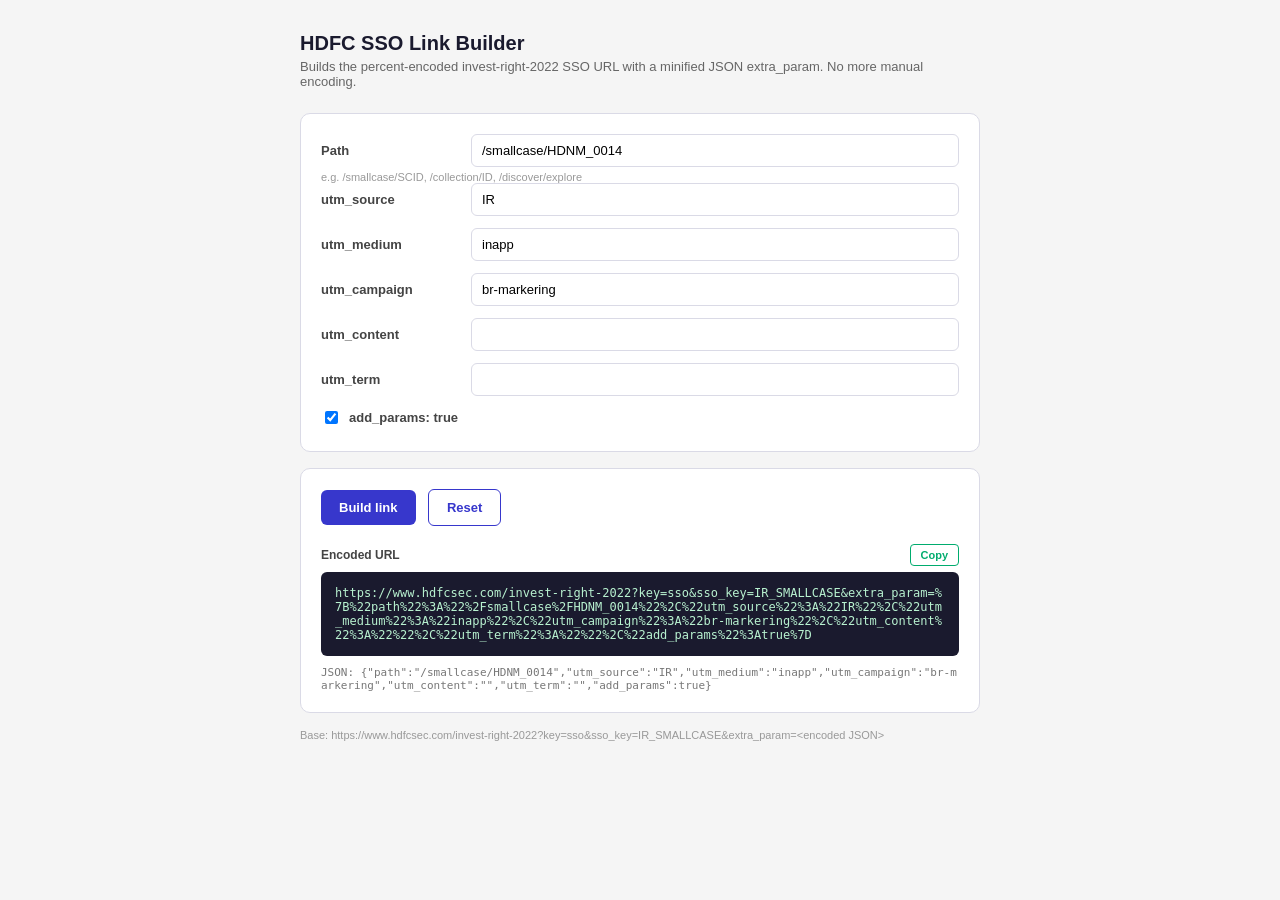
<file: deeplinks-generator/reference/hdfc_utm_link_builder.html>
<!DOCTYPE html>
<html lang="en">
<head>
<meta charset="UTF-8">
<title>HDFC SSO Link Builder</title>
<style>
  :root {
    --indigo: #3737CC;
    --green: #00AC6E;
    --offwhite: #F5F5F5;
    --ink: #1A1A2E;
    --border: #DADAE6;
  }
  * { box-sizing: border-box; }
  body {
    margin: 0;
    font-family: -apple-system, BlinkMacSystemFont, "Segoe UI", Roboto, Helvetica, Arial, sans-serif;
    background: var(--offwhite);
    color: var(--ink);
    padding: 32px 16px;
  }
  .wrap {
    max-width: 680px;
    margin: 0 auto;
  }
  h1 {
    font-size: 20px;
    font-weight: 700;
    margin: 0 0 4px;
  }
  .sub {
    font-size: 13px;
    color: #666;
    margin: 0 0 24px;
  }
  .card {
    background: #fff;
    border: 1px solid var(--border);
    border-radius: 10px;
    padding: 20px;
    margin-bottom: 16px;
  }
  .row {
    display: grid;
    grid-template-columns: 140px 1fr;
    gap: 10px;
    align-items: center;
    margin-bottom: 12px;
  }
  label {
    font-size: 13px;
    font-weight: 600;
    color: #444;
  }
  input[type="text"] {
    width: 100%;
    padding: 8px 10px;
    border: 1px solid var(--border);
    border-radius: 6px;
    font-size: 13px;
    font-family: inherit;
  }
  input[type="text"]:focus {
    outline: 2px solid var(--indigo);
    outline-offset: 1px;
    border-color: var(--indigo);
  }
  .hint {
    font-size: 11px;
    color: #999;
    grid-column: 2;
    margin-top: -8px;
  }
  .checkbox-row {
    display: flex;
    align-items: center;
    gap: 8px;
    margin-bottom: 4px;
  }
  .checkbox-row label {
    font-size: 13px;
  }
  button {
    background: var(--indigo);
    color: #fff;
    border: none;
    border-radius: 6px;
    padding: 10px 18px;
    font-size: 13px;
    font-weight: 600;
    cursor: pointer;
  }
  button:hover { opacity: 0.9; }
  button.secondary {
    background: #fff;
    color: var(--indigo);
    border: 1px solid var(--indigo);
  }
  .output-label {
    font-size: 12px;
    font-weight: 700;
    color: #444;
    margin-bottom: 6px;
    display: flex;
    justify-content: space-between;
    align-items: center;
  }
  .output-box {
    background: #1A1A2E;
    color: #B8F2D0;
    font-family: "SF Mono", Consolas, monospace;
    font-size: 12px;
    padding: 14px;
    border-radius: 6px;
    word-break: break-all;
    white-space: pre-wrap;
    min-height: 40px;
  }
  .copy-btn {
    background: transparent;
    color: var(--green);
    border: 1px solid var(--green);
    padding: 4px 10px;
    font-size: 11px;
    border-radius: 4px;
  }
  .copy-btn.copied {
    background: var(--green);
    color: #fff;
  }
  .json-preview {
    font-family: "SF Mono", Consolas, monospace;
    font-size: 11px;
    color: #777;
    margin-top: 10px;
    word-break: break-all;
  }
  .footer-note {
    font-size: 11px;
    color: #999;
    margin-top: 4px;
  }
</style>
</head>
<body>
<div class="wrap">
  <h1>HDFC SSO Link Builder</h1>
  <p class="sub">Builds the percent-encoded invest-right-2022 SSO URL with a minified JSON extra_param. No more manual encoding.</p>

  <div class="card">
    <div class="row">
      <label for="path">Path</label>
      <div>
        <input type="text" id="path" placeholder="/smallcase/HDNM_0014" value="/smallcase/HDNM_0014">
      </div>
    </div>
    <div class="hint">e.g. /smallcase/SCID, /collection/ID, /discover/explore</div>

    <div class="row">
      <label for="utm_source">utm_source</label>
      <input type="text" id="utm_source" value="IR">
    </div>
    <div class="row">
      <label for="utm_medium">utm_medium</label>
      <input type="text" id="utm_medium" value="inapp">
    </div>
    <div class="row">
      <label for="utm_campaign">utm_campaign</label>
      <input type="text" id="utm_campaign" value="br-markering">
    </div>
    <div class="row">
      <label for="utm_content">utm_content</label>
      <input type="text" id="utm_content" value="">
    </div>
    <div class="row">
      <label for="utm_term">utm_term</label>
      <input type="text" id="utm_term" value="">
    </div>

    <div class="checkbox-row">
      <input type="checkbox" id="add_params" checked>
      <label for="add_params">add_params: true</label>
    </div>
  </div>

  <div class="card">
    <button onclick="build()">Build link</button>
    <button class="secondary" onclick="resetForm()" style="margin-left:8px;">Reset</button>

    <div style="margin-top:18px;">
      <div class="output-label">
        Encoded URL
        <button class="copy-btn" id="copyBtn" onclick="copyOutput()">Copy</button>
      </div>
      <div class="output-box" id="output">Click "Build link" to generate.</div>
    </div>

    <div class="json-preview" id="jsonPreview"></div>
  </div>

  <p class="footer-note">Base: https://www.hdfcsec.com/invest-right-2022?key=sso&sso_key=IR_SMALLCASE&extra_param=&lt;encoded JSON&gt;</p>
</div>

<script>
function build() {
  const path = document.getElementById('path').value.trim();
  const utm_source = document.getElementById('utm_source').value.trim();
  const utm_medium = document.getElementById('utm_medium').value.trim();
  const utm_campaign = document.getElementById('utm_campaign').value.trim();
  const utm_content = document.getElementById('utm_content').value.trim();
  const utm_term = document.getElementById('utm_term').value.trim();
  const add_params = document.getElementById('add_params').checked;

  const obj = {
    path: path,
    utm_source: utm_source,
    utm_medium: utm_medium,
    utm_campaign: utm_campaign,
    utm_content: utm_content,
    utm_term: utm_term,
    add_params: add_params
  };

  const jsonStr = JSON.stringify(obj);
  const encoded = encodeURIComponent(jsonStr);
  const fullUrl = `https://www.hdfcsec.com/invest-right-2022?key=sso&sso_key=IR_SMALLCASE&extra_param=${encoded}`;

  document.getElementById('output').textContent = fullUrl;
  document.getElementById('jsonPreview').textContent = 'JSON: ' + jsonStr;
  document.getElementById('copyBtn').textContent = 'Copy';
  document.getElementById('copyBtn').classList.remove('copied');
}

function copyOutput() {
  const text = document.getElementById('output').textContent;
  if (!text || text.startsWith('Click')) return;
  navigator.clipboard.writeText(text).then(() => {
    const btn = document.getElementById('copyBtn');
    btn.textContent = 'Copied';
    btn.classList.add('copied');
    setTimeout(() => {
      btn.textContent = 'Copy';
      btn.classList.remove('copied');
    }, 1500);
  });
}

function resetForm() {
  document.getElementById('path').value = '';
  document.getElementById('utm_source').value = '';
  document.getElementById('utm_medium').value = 'inapp';
  document.getElementById('utm_campaign').value = '';
  document.getElementById('utm_content').value = '';
  document.getElementById('utm_term').value = '';
  document.getElementById('add_params').checked = true;
  document.getElementById('output').textContent = 'Click "Build link" to generate.';
  document.getElementById('jsonPreview').textContent = '';
}

build();
</script>
</body>
</html>
</file>
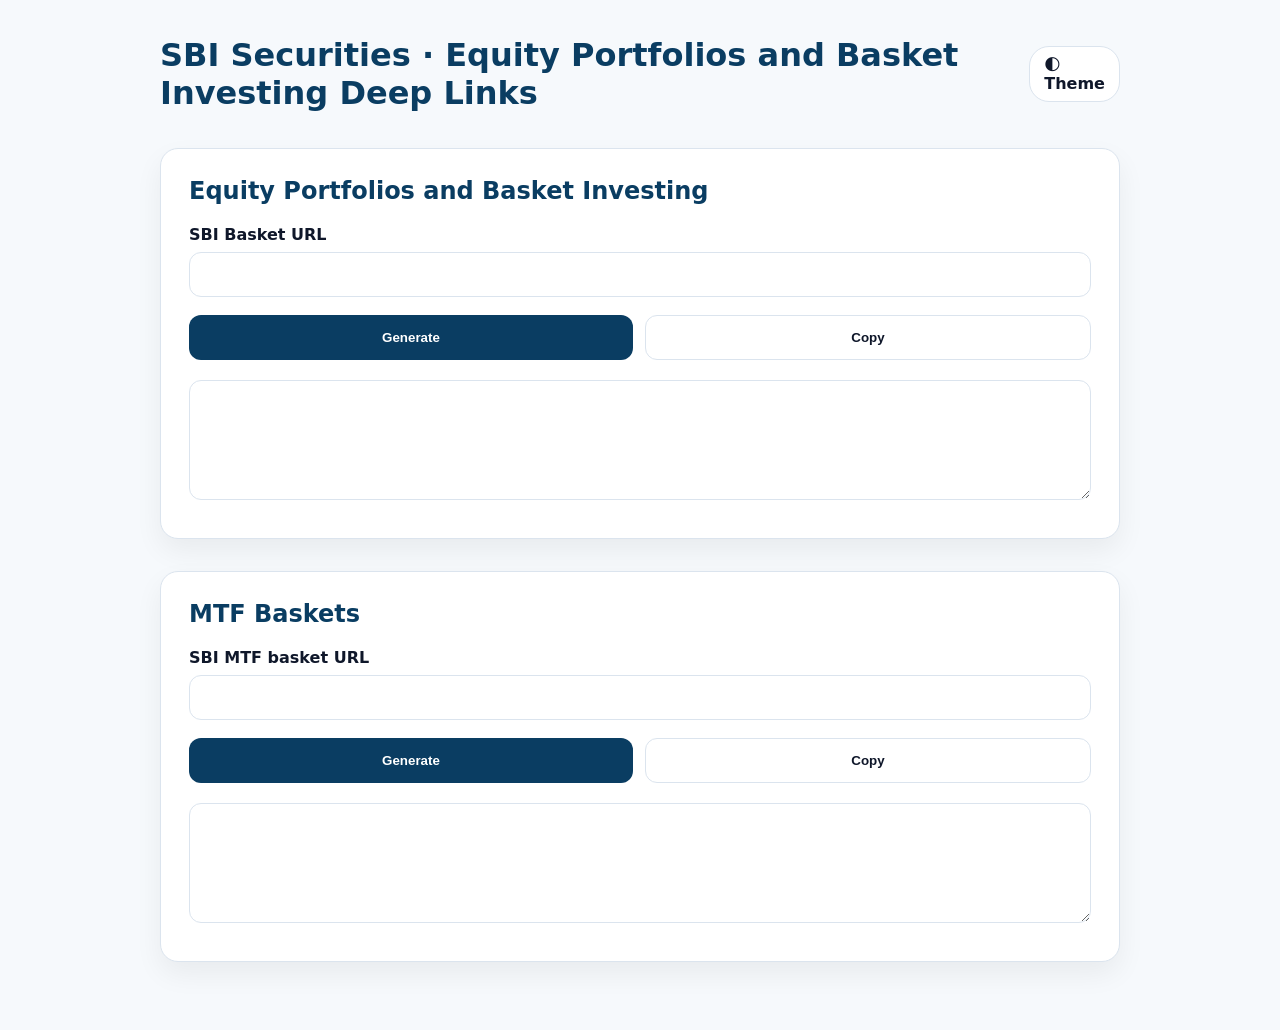
<file: deeplinks-generator/reference/SBI Deeplinks.html>
<!DOCTYPE html>
<html lang="en">
<head>
<meta charset="UTF-8" />
<meta name="viewport" content="width=device-width, initial-scale=1.0" />
<title>SBI Securities - Equity Portfolios and Basket Investing Deep Link Generator</title>

<style>
/* ================= THEME TOKENS ================= */
:root {
  --sbi-blue: #0a3d62;
  --sbi-blue-soft: #e8f1f8;
  --accent: #2563eb;

  --bg: #f6f9fc;
  --card: #ffffff;
  --border: #dbe4ee;
  --text: #0f172a;

  --success: #15803d;
  --error: #b91c1c;

  --toast-bg: #0f172a;
  --toast-text: #ffffff;

  transition:
    background-color 0.4s ease,
    color 0.4s ease;
}

/* ================= DARK THEME ================= */
[data-theme="dark"] {
  --bg: #020617;
  --card: #020617;
  --border: #1e293b;
  --text: #e5e7eb;

  --toast-bg: #e5e7eb;
  --toast-text: #020617;
}

/* ================= GLOBAL ================= */
* { box-sizing: border-box; }

body {
  margin: 0;
  padding: 36px 16px;
  font-family: Inter, system-ui, -apple-system, BlinkMacSystemFont,
    "Segoe UI", Roboto, Arial;
  background: var(--bg);
  color: var(--text);
}

.container {
  max-width: 960px;
  margin: auto;
}

/* ================= HEADER ================= */
header {
  display: flex;
  justify-content: space-between;
  align-items: center;
  margin-bottom: 36px;
}

h1 {
  margin: 0;
  color: var(--sbi-blue);
}

.theme-toggle {
  border: 1px solid var(--border);
  background: var(--card);
  padding: 8px 14px;
  border-radius: 20px;
  cursor: pointer;
  font-weight: 600;
  transition: background-color 0.4s ease, color 0.4s ease;
}

/* ================= CARD ================= */
.card {
  background: var(--card);
  border: 1px solid var(--border);
  border-radius: 18px;
  padding: 28px;
  margin-bottom: 32px;
  box-shadow: 0 12px 28px rgba(0,0,0,0.06);
  transition:
    background-color 0.4s ease,
    border-color 0.4s ease,
    color 0.4s ease;
}

h2 {
  margin-top: 0;
  color: var(--sbi-blue);
}

/* ================= FORM ================= */
label {
  font-weight: 600;
  display: flex;
  align-items: center;
  gap: 8px;
}

.badge {
  font-size: 12px;
  padding: 2px 10px;
  border-radius: 999px;
  display: none;
}

.badge.valid {
  background: #dcfce7;
  color: #166534;
}

.badge.invalid {
  background: #fee2e2;
  color: #991b1b;
}

input, textarea {
  width: 100%;
  padding: 14px;
  border-radius: 12px;
  border: 1px solid var(--border);
  margin-top: 8px;
  margin-bottom: 6px;
  background: transparent;
  color: var(--text);
  transition:
    border-color 0.2s ease,
    box-shadow 0.2s ease,
    background-color 0.4s ease,
    color 0.4s ease;
}

input.error {
  border-color: var(--error);
  box-shadow: 0 0 0 3px rgba(185,28,28,0.2);
}

textarea {
  min-height: 120px;
  resize: vertical;
}

.error-text {
  font-size: 13px;
  color: var(--error);
  display: none;
}

/* ================= ACTIONS ================= */
.actions {
  display: flex;
  gap: 12px;
  margin: 12px 0;
  flex-wrap: wrap;
}

button {
  flex: 1;
  padding: 14px;
  border-radius: 12px;
  border: none;
  font-weight: 600;
  cursor: pointer;
  transition:
    background-color 0.2s ease,
    transform 0.05s ease;
}

button.primary {
  background: var(--sbi-blue);
  color: #fff;
}

button.primary:hover {
  background: #062f4b;
}

button.secondary {
  background: transparent;
  border: 1px solid var(--border);
  color: var(--text);
}

button:active {
  transform: translateY(1px);
}

/* ================= TOAST ================= */
.toast {
  position: fixed;
  bottom: 24px;
  right: 24px;
  background: var(--toast-bg);
  color: var(--toast-text);
  padding: 14px 18px;
  border-radius: 12px;
  font-weight: 600;
  opacity: 0;
  pointer-events: none;
  transform: translateY(10px);
  transition: opacity 0.3s ease, transform 0.3s ease;
}

.toast.show {
  opacity: 1;
  transform: translateY(0);
}
</style>

<script>
/* ================= THEME ================= */
const root = document.documentElement;
root.dataset.theme = localStorage.theme || "light";

function toggleTheme() {
  root.dataset.theme = root.dataset.theme === "dark" ? "light" : "dark";
  localStorage.theme = root.dataset.theme;
  showToast(`Switched to ${root.dataset.theme} mode`);
}

/* ================= TOAST ================= */
let toastTimer;
function showToast(msg) {
  const t = document.getElementById("toast");
  t.textContent = msg;
  t.classList.add("show");
  clearTimeout(toastTimer);
  toastTimer = setTimeout(() => t.classList.remove("show"), 2200);
}

/* ================= UTILS ================= */
function base64Encode(input) {
  return btoa(input).replace(/=+$/, "");
}

function copyToClipboard(id) {
  const el = document.getElementById(id);
  if (!el.value) return;
  navigator.clipboard.writeText(el.value);
  showToast("Copied to clipboard");
}

function validate(input, domain, badge, err) {
  const v = input.value.trim();
  badge.style.display = "inline-block";

  if (v.startsWith(domain)) {
    badge.className = "badge valid";
    badge.textContent = "Valid";
    input.classList.remove("error");
    err.style.display = "none";
    return true;
  }

  badge.className = "badge invalid";
  badge.textContent = "Invalid";
  input.classList.add("error");
  err.style.display = "block";
  return false;
}

/* ================= EQ ================= */
function generateEQ() {
  const i = eqInput, o = eqOutput;
  if (!validate(i, "https://smallcases.sbisecurities.in", eqBadge, eqErr)) {
    showToast("Invalid EQ URL");
    return;
  }

  try {
    const [b, p] = i.value.split("?");
    const u = new URL(b);
    const path = u.pathname + u.hash;

    o.value =
      `https://mobile.sbisecurities.in/invest?category=smallcase` +
      `&path=${base64Encode(encodeURIComponent(path))}` +
      `&params=${base64Encode(encodeURIComponent(p || ""))}`;

    showToast("EQ deep link generated");
  } catch {
    o.value = "⚠️ Error generating link";
    showToast("Error generating link");
  }
}

/* ================= MTF ================= */
function generateMTF() {
  const i = mtfInput, o = mtfOutput;
  if (!validate(i, "https://mtfbaskets.sbisecurities.in", mtfBadge, mtfErr)) {
    showToast("Invalid MTF URL");
    return;
  }

  try {
    const [b, p] = i.value.split("?");
    const u = new URL(b);
    const path = u.pathname + u.hash;

    o.value =
      `https://mobile.sbisecurities.in/dashboard?tab=explore&category=mtf_baskets` +
      // `https://mobile.sbisecurities.in/invest?category=smallcase` +
      `&path=${base64Encode(encodeURIComponent(path))}` +
      `&params=${base64Encode(encodeURIComponent(p || ""))}`;

    showToast("MTF deep link generated");
  } catch {
    o.value = "⚠️ Error generating link";
    showToast("Error generating link");
  }
}

/* ================= SHORTCUTS ================= */
document.addEventListener("keydown", e => {
  const mod = e.metaKey || e.ctrlKey;

  if (mod && e.key === "Enter") {
    e.preventDefault();
    document.activeElement.closest("#mtf-card")
      ? generateMTF()
      : generateEQ();
  }

  if (mod && e.shiftKey && e.key.toLowerCase() === "c") {
    e.preventDefault();
    document.activeElement.closest("#mtf-card")
      ? copyToClipboard("mtfOutput")
      : copyToClipboard("eqOutput");
  }

  if (mod && e.key.toLowerCase() === "j") {
    e.preventDefault();
    toggleTheme();
  }
});
</script>
</head>

<body>
<div class="container">
  <header>
    <h1>SBI Securities · Equity Portfolios and Basket Investing Deep Links</h1>
    <div class="theme-toggle" onclick="toggleTheme()">🌓 Theme</div>
  </header>

  <!-- EQ -->
  <div class="card">
    <h2>Equity Portfolios and Basket Investing</h2>

    <label>
      SBI Basket URL
      <span id="eqBadge" class="badge"></span>
    </label>

    <input id="eqInput" oninput="validate(this,'https://smallcases.sbisecurities.in',eqBadge,eqErr)" />
    <div id="eqErr" class="error-text">Invalid Basket URL</div>

    <div class="actions">
      <button class="primary" onclick="generateEQ()">Generate</button>
      <button class="secondary" onclick="copyToClipboard('eqOutput')">Copy</button>
    </div>

    <textarea id="eqOutput" readonly></textarea>
  </div>

  <!-- MTF -->
  <div class="card" id="mtf-card">
    <h2>MTF Baskets</h2>

    <label>
      SBI MTF basket URL
      <span id="mtfBadge" class="badge"></span>
    </label>

    <input id="mtfInput" oninput="validate(this,'https://mtfbaskets.sbisecurities.in',mtfBadge,mtfErr)" />
    <div id="mtfErr" class="error-text">Invalid MTF basket URL</div>

    <div class="actions">
      <button class="primary" onclick="generateMTF()">Generate</button>
      <button class="secondary" onclick="copyToClipboard('mtfOutput')">Copy</button>
    </div>

    <textarea id="mtfOutput" readonly></textarea>
  </div>
</div>

<div id="toast" class="toast"></div>
</body>
</html>
</file>
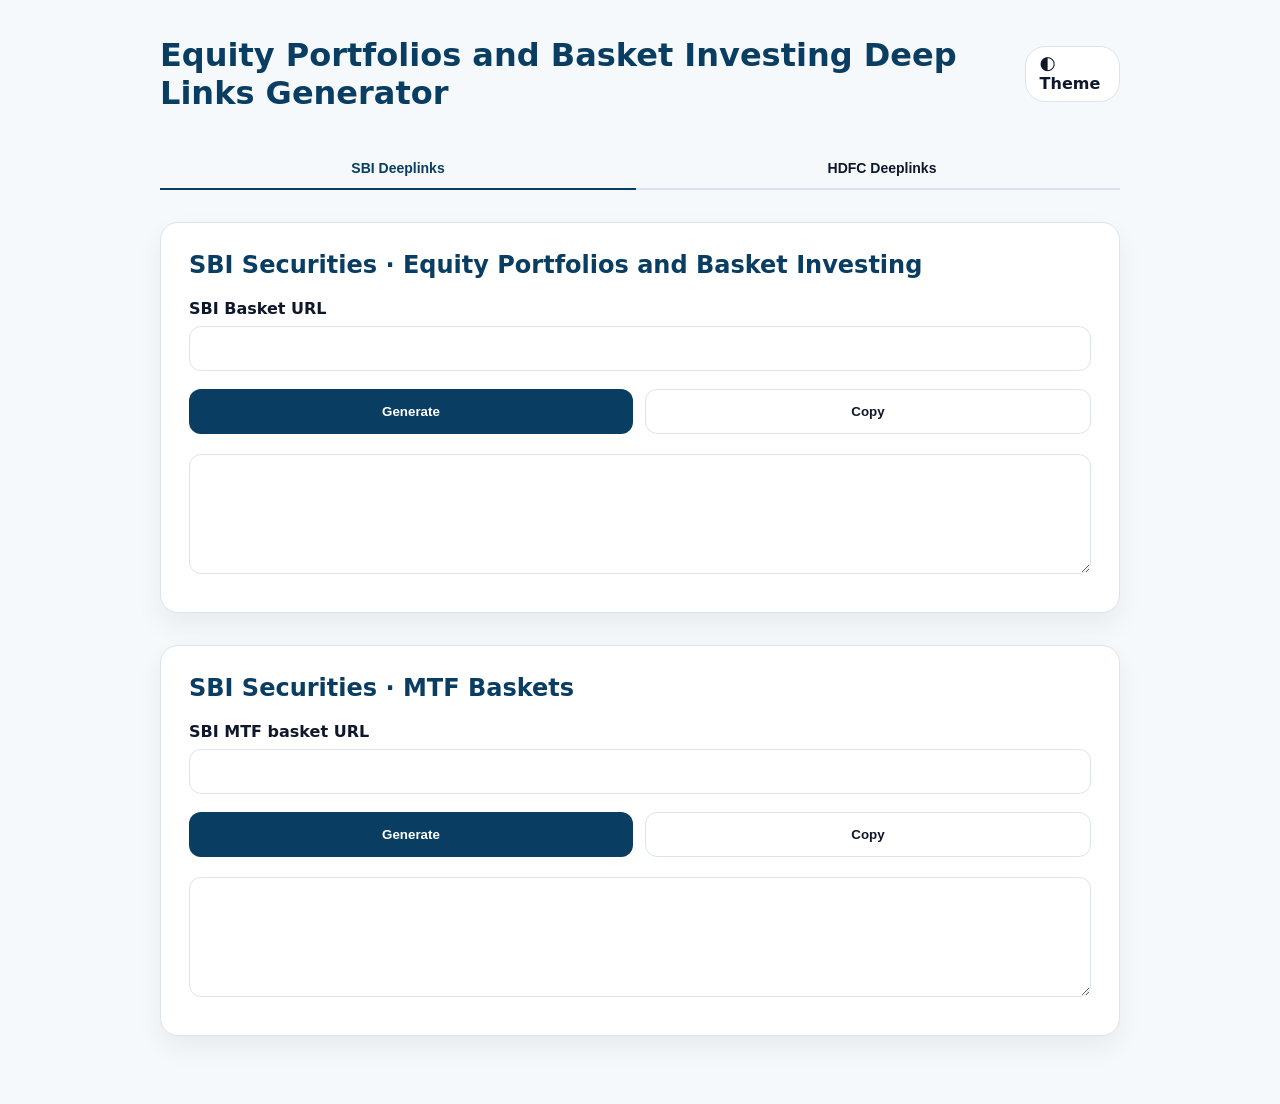
<file: deeplinks-generator/reference/workingDeeplinks.html>
<!DOCTYPE html>
<html lang="en">
<head>
<meta charset="UTF-8" />
<meta name="viewport" content="width=device-width, initial-scale=1.0" />
<title>Deeplinks Generator</title>

<style>
/* ================= THEME TOKENS ================= */
:root {
  --primary-blue: #0a3d62;
  --primary-blue-soft: #e8f1f8;
  --accent: #2563eb;

  --bg: #f6f9fc;
  --card: #ffffff;
  --border: #dbe4ee;
  --text: #0f172a;

  --success: #15803d;
  --error: #b91c1c;

  --toast-bg: #0f172a;
  --toast-text: #ffffff;

  transition:
    background-color 0.4s ease,
    color 0.4s ease;
}

/* ================= DARK THEME ================= */
[data-theme="dark"] {
  --bg: #020617;
  --card: #020617;
  --border: #1e293b;
  --text: #e5e7eb;

  --toast-bg: #e5e7eb;
  --toast-text: #020617;
}

/* ================= GLOBAL ================= */
* { box-sizing: border-box; }

body {
  margin: 0;
  padding: 36px 16px;
  font-family: Inter, system-ui, -apple-system, BlinkMacSystemFont,
    "Segoe UI", Roboto, Arial;
  background: var(--bg);
  color: var(--text);
}

.container {
  max-width: 960px;
  margin: auto;
}

/* ================= HEADER ================= */
header {
  display: flex;
  justify-content: space-between;
  align-items: center;
  margin-bottom: 36px;
}

h1 {
  margin: 0;
  color: var(--primary-blue);
}

.theme-toggle {
  border: 1px solid var(--border);
  background: var(--card);
  padding: 8px 14px;
  border-radius: 20px;
  cursor: pointer;
  font-weight: 600;
  transition: background-color 0.4s ease, color 0.4s ease;
}

/* ================= TABS ================= */
.tabs-container {
  display: flex;
  gap: 8px;
  margin-bottom: 32px;
  border-bottom: 2px solid var(--border);
}

.tab-button {
  padding: 12px 24px;
  border: none;
  background: transparent;
  color: var(--text);
  font-weight: 600;
  cursor: pointer;
  font-size: 14px;
  position: relative;
  transition: color 0.3s ease;
}

.tab-button:hover {
  color: var(--accent);
}

.tab-button.active {
  color: var(--primary-blue);
}

.tab-button.active::after {
  content: '';
  position: absolute;
  bottom: -2px;
  left: 0;
  right: 0;
  height: 2px;
  background: var(--primary-blue);
}

.tab-content {
  display: none;
}

.tab-content.active {
  display: block;
}

/* ================= CARD ================= */
.card {
  background: var(--card);
  border: 1px solid var(--border);
  border-radius: 18px;
  padding: 28px;
  margin-bottom: 32px;
  box-shadow: 0 12px 28px rgba(0,0,0,0.06);
  transition:
    background-color 0.4s ease,
    border-color 0.4s ease,
    color 0.4s ease;
}

h2 {
  margin-top: 0;
  color: var(--primary-blue);
}

h2 a {
  color: var(--primary-blue);
  text-decoration: none;
  transition: color 0.3s ease;
}

h2 a:hover {
  color: var(--accent);
}

/* ================= FORM ================= */
label {
  font-weight: 600;
  display: flex;
  align-items: center;
  gap: 8px;
}

.badge {
  font-size: 12px;
  padding: 2px 10px;
  border-radius: 999px;
  display: none;
}

.badge.valid {
  background: #dcfce7;
  color: #166534;
}

.badge.invalid {
  background: #fee2e2;
  color: #991b1b;
}

input, textarea {
  width: 100%;
  padding: 14px;
  border-radius: 12px;
  border: 1px solid var(--border);
  margin-top: 8px;
  margin-bottom: 6px;
  background: transparent;
  color: var(--text);
  transition:
    border-color 0.2s ease,
    box-shadow 0.2s ease,
    background-color 0.4s ease,
    color 0.4s ease;
}

input.error {
  border-color: var(--error);
  box-shadow: 0 0 0 3px rgba(185,28,28,0.2);
}

textarea {
  min-height: 120px;
  resize: vertical;
}

.error-text {
  font-size: 13px;
  color: var(--error);
  display: none;
}

/* ================= ACTIONS ================= */
.actions {
  display: flex;
  gap: 12px;
  margin: 12px 0;
  flex-wrap: wrap;
}

button {
  flex: 1;
  padding: 14px;
  border-radius: 12px;
  border: none;
  font-weight: 600;
  cursor: pointer;
  transition:
    background-color 0.2s ease,
    transform 0.05s ease;
}

button.primary {
  background: var(--primary-blue);
  color: #fff;
}

button.primary:hover {
  background: #062f4b;
}

button.secondary {
  background: transparent;
  border: 1px solid var(--border);
  color: var(--text);
}

button:active {
  transform: translateY(1px);
}

/* ================= TOAST ================= */
.toast {
  position: fixed;
  bottom: 24px;
  right: 24px;
  background: var(--toast-bg);
  color: var(--toast-text);
  padding: 14px 18px;
  border-radius: 12px;
  font-weight: 600;
  opacity: 0;
  pointer-events: none;
  transform: translateY(10px);
  transition: opacity 0.3s ease, transform 0.3s ease;
}

.toast.show {
  opacity: 1;
  transform: translateY(0);
}
</style>

<script>
/* ================= THEME ================= */
const root = document.documentElement;
root.dataset.theme = localStorage.theme || "light";

function toggleTheme() {
  root.dataset.theme = root.dataset.theme === "dark" ? "light" : "dark";
  localStorage.theme = root.dataset.theme;
  showToast(`Switched to ${root.dataset.theme} mode`);
}

/* ================= TABS ================= */
function switchTab(tabName) {
  // Hide all tab contents
  const contents = document.querySelectorAll('.tab-content');
  contents.forEach(c => c.classList.remove('active'));

  // Remove active class from all buttons
  const buttons = document.querySelectorAll('.tab-button');
  buttons.forEach(b => b.classList.remove('active'));

  // Show selected tab content
  document.getElementById(tabName + '-content').classList.add('active');

  // Add active class to clicked button
  event.target.classList.add('active');
}

/* ================= TOAST ================= */
let toastTimer;
function showToast(msg) {
  const t = document.getElementById("toast");
  t.textContent = msg;
  t.classList.add("show");
  clearTimeout(toastTimer);
  toastTimer = setTimeout(() => t.classList.remove("show"), 2200);
}

/* ================= UTILS ================= */
function base64Encode(input) {
  return btoa(input).replace(/=+$/, "");
}

function copyToClipboard(id) {
  const el = document.getElementById(id);
  if (!el.value) return;
  navigator.clipboard.writeText(el.value);
  showToast("Copied to clipboard");
}

function validate(input, domain, badge, err) {
  const v = input.value.trim();
  badge.style.display = "inline-block";

  if (v.startsWith(domain)) {
    badge.className = "badge valid";
    badge.textContent = "Valid";
    input.classList.remove("error");
    err.style.display = "none";
    return true;
  }

  badge.className = "badge invalid";
  badge.textContent = "Invalid";
  input.classList.add("error");
  err.style.display = "block";
  return false;
}

/* ================= SBI - EQ ================= */
function generateSBIEQ() {
  const i = sbiEqInput, o = sbiEqOutput;
  if (!validate(i, "https://smallcases.sbisecurities.in", sbieqBadge, sbieqErr)) {
    showToast("Invalid EQ URL");
    return;
  }

  try {
    const [b, p] = i.value.split("?");
    const u = new URL(b);
    const path = u.pathname + u.hash;

    o.value =
      `https://mobile.sbisecurities.in/invest?category=smallcase` +
      `&path=${base64Encode(encodeURIComponent(path))}` +
      `&params=${base64Encode(encodeURIComponent(p || ""))}`;

    showToast("EQ deep link generated");
  } catch {
    o.value = "⚠️ Error generating link";
    showToast("Error generating link");
  }
}

/* ================= SBI - MTF ================= */
function generateSBIMTF() {
  const i = sbiMtfInput, o = sbiMtfOutput;
  if (!validate(i, "https://mtfbaskets.sbisecurities.in", sbimtfBadge, sbimtfErr)) {
    showToast("Invalid MTF URL");
    return;
  }

  try {
    const [b, p] = i.value.split("?");
    const u = new URL(b);
    const path = u.pathname + u.hash;

    o.value =
      `https://mobile.sbisecurities.in/dashboard?tab=explore&category=mtf_baskets` +
      `&path=${base64Encode(encodeURIComponent(path))}` +
      `&params=${base64Encode(encodeURIComponent(p || ""))}`;

    showToast("MTF deep link generated");
  } catch {
    o.value = "⚠️ Error generating link";
    showToast("Error generating link");
  }
}

/* ================= HDFC - IR ================= */
function generateHDFCIR() {
  const i = hdfc_irInput, o = hdfc_irOutput;
  if (!validate(i, "https://basketinvesting.hdfcsec.com", hdfcirBadge, hdfcirErr)) {
    showToast("Invalid IR URL");
    return;
  }

  try {
    const [b, p] = i.value.split("?");
    const u = new URL(b);
    const path = u.pathname + u.hash;

    const utm_source = document.getElementById('hdfc_ir_utm_source').value.trim();
    const utm_medium = document.getElementById('hdfc_ir_utm_medium').value.trim();
    const utm_campaign = document.getElementById('hdfc_ir_utm_campaign').value.trim();
    const utm_content = document.getElementById('hdfc_ir_utm_content').value.trim();
    const utm_term = document.getElementById('hdfc_ir_utm_term').value.trim();
    const add_params = document.getElementById('hdfc_ir_add_params').checked;

    const extraParamObj = {
      path: path,
      utm_source: utm_source,
      utm_medium: utm_medium,
      utm_campaign: utm_campaign,
      utm_content: utm_content,
      utm_term: utm_term,
      add_params: add_params
    };

    const encodedExtraParam = encodeURIComponent(JSON.stringify(extraParamObj));

    o.value =
      `https://www.hdfcsec.com/invest-right-2022?key=sso&sso_key=IR_SMALLCASE` +
      `&extra_param=${encodedExtraParam}`;

    showToast("IR deep link generated");
  } catch {
    o.value = "⚠️ Error generating link";
    showToast("Error generating link");
  }
}

/* ================= HDFC - MTF ================= */
function generateHDFCMTF() {
  const i = hdfc_mtfInput, o = hdfc_mtfOutput;
  if (!validate(i, "https://mtfbaskets.hdfcsec.com", hdfcmtfBadge, hdfcmtfErr)) {
    showToast("Invalid MTF URL");
    return;
  }

  try {
    const [b, p] = i.value.split("?");
    const u = new URL(b);
    const path = u.pathname + u.hash;

    o.value =
      ` https://www.hdfcsec.com/invest-right-2022?key=sso&sso_key=IR_MTF_BASKET_SMALLCASE` +
      `&extra_params=${encodeURIComponent(
        `path=${encodeURIComponent(path)}&params=${encodeURIComponent(p || "")}`
      )}`;

    showToast("MTF deep link generated");
  } catch {
    o.value = "⚠️ Error generating link";
    showToast("Error generating link");
  }
}

/* ================= HDFC - SKY ================= */
function generateHDFCSky() {
  const i = hdfc_skyInput, o = hdfc_skyOutput;
  if (!validate(i, "https://invest.hdfcsky.com", hdfcskyBadge, hdfcskyErr)) {
    showToast("Invalid HDFC Sky URL");
    return;
  }

  try {
    const [b, p] = i.value.split("?");
    const u = new URL(b);
    const path = u.pathname + u.hash;

    o.value =
      `https://hdfcsky.com/sky/hdfc-small-case` +
      `&path=${encodeURIComponent(path)}` +
      `&params=${encodeURIComponent(p || "")}` +
      `&add_params=true`;

    showToast("HDFC Sky deep link generated");
  } catch {
    o.value = "⚠️ Error generating link";
    showToast("Error generating link");
  }
}

/* ================= SHORTCUTS ================= */
document.addEventListener("keydown", e => {
  const mod = e.metaKey || e.ctrlKey;

  if (mod && e.key === "Enter") {
    e.preventDefault();
    const active = document.querySelector('.tab-content.active');

    if (active.id === 'sbi-content') {
      if (document.activeElement.closest("#sbi-mtf-card")) generateSBIMTF();
      else generateSBIEQ();
    } else if (active.id === 'hdfc-content') {
      if (document.activeElement.closest("#hdfc-sky-card")) generateHDFCSky();
      else if (document.activeElement.closest("#hdfc-mtf-card")) generateHDFCMTF();
      else generateHDFCIR();
    }
  }

  if (mod && e.shiftKey && e.key.toLowerCase() === "c") {
    e.preventDefault();
    const active = document.querySelector('.tab-content.active');

    if (active.id === 'sbi-content') {
      if (document.activeElement.closest("#sbi-mtf-card")) copyToClipboard("sbiMtfOutput");
      else copyToClipboard("sbiEqOutput");
    } else if (active.id === 'hdfc-content') {
      if (document.activeElement.closest("#hdfc-sky-card")) copyToClipboard("hdfc_skyOutput");
      else if (document.activeElement.closest("#hdfc-mtf-card")) copyToClipboard("hdfc_mtfOutput");
      else copyToClipboard("hdfc_irOutput");
    }
  }

  if (mod && e.key.toLowerCase() === "j") {
    e.preventDefault();
    toggleTheme();
  }
});
</script>
</head>

<body>
<div class="container">
  <header>
    <h1>Equity Portfolios and Basket Investing Deep Links Generator</h1>
    <div class="theme-toggle" onclick="toggleTheme()">🌓 Theme</div>
  </header>

  <!-- TABS -->
  <div class="tabs-container">
    <button class="tab-button active" onclick="switchTab('sbi')">SBI Deeplinks</button>
    <button class="tab-button" onclick="switchTab('hdfc')">HDFC Deeplinks</button>
  </div>

  <!-- ================= SBI TAB ================= -->
  <div id="sbi-content" class="tab-content active">
    <!-- SBI EQ -->
    <div class="card">
      <h2>SBI Securities · Equity Portfolios and Basket Investing</h2>

      <label>
        SBI Basket URL
        <span id="sbieqBadge" class="badge"></span>
      </label>

      <input id="sbiEqInput" oninput="validate(this,'https://smallcases.sbisecurities.in',sbieqBadge,sbieqErr)" />
      <div id="sbieqErr" class="error-text">Invalid Basket URL</div>

      <div class="actions">
        <button class="primary" onclick="generateSBIEQ()">Generate</button>
        <button class="secondary" onclick="copyToClipboard('sbiEqOutput')">Copy</button>
      </div>

      <textarea id="sbiEqOutput" readonly></textarea>
    </div>

    <!-- SBI MTF -->
    <div class="card" id="sbi-mtf-card">
      <h2>SBI Securities · MTF Baskets</h2>

      <label>
        SBI MTF basket URL
        <span id="sbimtfBadge" class="badge"></span>
      </label>

      <input id="sbiMtfInput" oninput="validate(this,'https://mtfbaskets.sbisecurities.in',sbimtfBadge,sbimtfErr)" />
      <div id="sbimtfErr" class="error-text">Invalid MTF basket URL</div>

      <div class="actions">
        <button class="primary" onclick="generateSBIMTF()">Generate</button>
        <button class="secondary" onclick="copyToClipboard('sbiMtfOutput')">Copy</button>
      </div>

      <textarea id="sbiMtfOutput" readonly></textarea>
    </div>
  </div>

  <!-- ================= HDFC TAB ================= -->
  <div id="hdfc-content" class="tab-content">
    <!-- HDFC IR -->
    <div class="card">
      <h2><a href="https://basketinvesting.hdfcsec.com/" target="_blank">HDFC Securities · IR Equity Portfolios and Basket Investing</a></h2>

      <label>
        HDFC Basket URL
        <span id="hdfcirBadge" class="badge"></span>
      </label>

      <input id="hdfc_irInput" oninput="validate(this,'https://basketinvesting.hdfcsec.com',hdfcirBadge,hdfcirErr)" />
      <div id="hdfcirErr" class="error-text">Invalid IR Basket URL</div>

      <label style="margin-top: 20px;">UTM Parameters (optional)</label>

      <div style="display: grid; grid-template-columns: 1fr 1fr; gap: 12px; margin-top: 12px; margin-bottom: 16px;">
        <div>
          <label style="margin: 0 0 6px 0; display: block; font-size: 12px; font-weight: 500;">utm_source</label>
          <input id="hdfc_ir_utm_source" type="text" style="margin: 0;" placeholder="" />
        </div>
        <div>
          <label style="margin: 0 0 6px 0; display: block; font-size: 12px; font-weight: 500;">utm_medium</label>
          <input id="hdfc_ir_utm_medium" type="text" style="margin: 0;" placeholder="" />
        </div>
        <div>
          <label style="margin: 0 0 6px 0; display: block; font-size: 12px; font-weight: 500;">utm_campaign</label>
          <input id="hdfc_ir_utm_campaign" type="text" style="margin: 0;" placeholder="" />
        </div>
        <div>
          <label style="margin: 0 0 6px 0; display: block; font-size: 12px; font-weight: 500;">utm_content</label>
          <input id="hdfc_ir_utm_content" type="text" style="margin: 0;" placeholder="" />
        </div>
        <div>
          <label style="margin: 0 0 6px 0; display: block; font-size: 12px; font-weight: 500;">utm_term</label>
          <input id="hdfc_ir_utm_term" type="text" style="margin: 0;" placeholder="" />
        </div>
        <div>
          <label style="margin: 0 0 6px 0; display: flex; align-items: center; gap: 8px; font-size: 12px; font-weight: 500;">
            <input id="hdfc_ir_add_params" type="checkbox" checked style="margin: 0; width: auto;" />
            add_params
          </label>
        </div>
      </div>

      <div class="actions">
        <button class="primary" onclick="generateHDFCIR()">Generate</button>
        <button class="secondary" onclick="copyToClipboard('hdfc_irOutput')">Copy</button>
      </div>

      <textarea id="hdfc_irOutput" readonly></textarea>
    </div>

    <!-- HDFC MTF -->
    <div class="card" id="hdfc-mtf-card">
      <h2><a href="https://mtfbaskets.hdfcsec.com/" target="_blank">HDFC Securities · MTF Baskets</a></h2>

      <label>
        HDFC MTF basket URL
        <span id="hdfcmtfBadge" class="badge"></span>
      </label>

      <input id="hdfc_mtfInput" oninput="validate(this,'https://mtfbaskets.hdfcsec.com',hdfcmtfBadge,hdfcmtfErr)" />
      <div id="hdfcmtfErr" class="error-text">Invalid MTF basket URL</div>

      <div class="actions">
        <button class="primary" onclick="generateHDFCMTF()">Generate</button>
        <button class="secondary" onclick="copyToClipboard('hdfc_mtfOutput')">Copy</button>
      </div>

      <textarea id="hdfc_mtfOutput" readonly></textarea>
    </div>

    <!-- HDFC Sky -->
    <div class="card" id="hdfc-sky-card">
      <h2><a href="https://invest.hdfcsky.com/" target="_blank">HDFC Sky · Equity Portfolios and Basket Investing</a></h2>

      <label>
        HDFC Sky Basket URL
        <span id="hdfcskyBadge" class="badge"></span>
      </label>

      <input id="hdfc_skyInput" oninput="validate(this,'https://invest.hdfcsky.com',hdfcskyBadge,hdfcskyErr)" />
      <div id="hdfcskyErr" class="error-text">Invalid HDFC Sky Basket URL</div>

      <div class="actions">
        <button class="primary" onclick="generateHDFCSky()">Generate</button>
        <button class="secondary" onclick="copyToClipboard('hdfc_skyOutput')">Copy</button>
      </div>

      <textarea id="hdfc_skyOutput" readonly></textarea>
    </div>
  </div>
</div>

<div id="toast" class="toast"></div>
</body>
</html>
</file>
<file: assets/home.css>
/* ============================================================
   Shared showcase home - card-grid framework
   Used verbatim across pm-showcase, pm-utilities, ai-experiments.
   The page is driven entirely by config/site.js + config/projects.js;
   this file never needs editing to add a project.
   ============================================================ */

:root {
  --accent: #6366f1;            /* overridden per-site via SITE.accent */
  --bg: #0b0d12;
  --bg-grad: radial-gradient(1200px 620px at 82% -12%, rgba(99, 102, 241, .16), transparent 60%);
  --surface: #14171f;
  --surface-2: #1b1f2a;
  --border: #262b38;
  --border-strong: #333a4d;
  --text: #e7eaf0;
  --text-dim: #9aa3b5;
  --text-faint: #6b7488;
  --radius: 16px;
  --radius-sm: 10px;
  --font: -apple-system, BlinkMacSystemFont, "Segoe UI", Roboto, Helvetica, Arial, sans-serif;
  --shadow: 0 1px 2px rgba(0, 0, 0, .10), 0 12px 34px rgba(0, 0, 0, .30);
  --transition: .18s cubic-bezier(.4, 0, .2, 1);
}

* { box-sizing: border-box; }
html, body { margin: 0; padding: 0; }
body {
  font-family: var(--font);
  background: var(--bg);
  background-image: var(--bg-grad);
  background-attachment: fixed;
  color: var(--text);
  -webkit-font-smoothing: antialiased;
  min-height: 100vh;
}

.wrap {
  max-width: 1120px;
  margin: 0 auto;
  padding: 72px 28px 96px;
}

/* ---------- Header ---------- */
.site-head { margin-bottom: 44px; }
.site-head .logo {
  width: 56px; height: 56px;
  border-radius: 15px;
  background: linear-gradient(135deg, var(--accent), #a855f7);
  display: grid; place-items: center;
  font-size: 28px;
  box-shadow: 0 6px 22px rgba(99, 102, 241, .38);
  margin-bottom: 22px;
}
.site-head h1 {
  font-size: 34px;
  letter-spacing: -.025em;
  margin: 0 0 12px;
  line-height: 1.1;
}
.site-head p {
  margin: 0;
  color: var(--text-dim);
  font-size: 16px;
  line-height: 1.6;
  max-width: 640px;
}
.site-head .count {
  display: inline-block;
  margin-top: 20px;
  font-size: 12.5px;
  font-weight: 600;
  color: var(--text-dim);
  background: var(--surface-2);
  border: 1px solid var(--border);
  padding: 5px 12px;
  border-radius: 20px;
}

/* ---------- Card grid ---------- */
.grid {
  display: grid;
  grid-template-columns: repeat(auto-fill, minmax(300px, 1fr));
  gap: 20px;
}

.card {
  display: flex;
  flex-direction: column;
  background: var(--surface);
  border: 1px solid var(--border);
  border-radius: var(--radius);
  padding: 24px 24px 22px;
  text-decoration: none;
  color: inherit;
  box-shadow: var(--shadow);
  transition: transform var(--transition), border-color var(--transition), box-shadow var(--transition);
  position: relative;
  overflow: hidden;
}
.card::before {
  content: "";
  position: absolute; inset: 0 0 auto 0;
  height: 3px;
  background: linear-gradient(90deg, var(--accent), #a855f7);
  opacity: 0;
  transition: opacity var(--transition);
}
.card:hover {
  transform: translateY(-4px);
  border-color: var(--border-strong);
  box-shadow: 0 2px 4px rgba(0, 0, 0, .12), 0 18px 44px rgba(0, 0, 0, .40);
}
.card:hover::before { opacity: 1; }

.card .card-top {
  display: flex; align-items: flex-start; justify-content: space-between;
  gap: 12px; margin-bottom: 12px;
}
.card h2 {
  font-size: 17.5px;
  letter-spacing: -.01em;
  margin: 0;
  line-height: 1.3;
}
.card .arrow {
  flex-shrink: 0;
  color: var(--text-faint);
  transition: transform var(--transition), color var(--transition);
}
.card:hover .arrow { color: var(--accent); transform: translate(3px, -3px); }

.card p {
  margin: 0 0 18px;
  color: var(--text-dim);
  font-size: 14px;
  line-height: 1.6;
  flex: 1;
}

.chips { display: flex; flex-wrap: wrap; gap: 7px; }
.chip {
  font-size: 11.5px;
  font-weight: 600;
  color: var(--text-dim);
  background: var(--surface-2);
  border: 1px solid var(--border);
  padding: 4px 10px;
  border-radius: 20px;
}

.empty {
  color: var(--text-faint);
  font-size: 14.5px;
  padding: 40px 0;
}

/* ---------- Footer ---------- */
.site-foot {
  margin-top: 56px;
  padding-top: 24px;
  border-top: 1px solid var(--border);
  color: var(--text-faint);
  font-size: 13px;
}
.site-foot a { color: var(--text-dim); text-decoration: none; }
.site-foot a:hover { color: var(--accent); }

/* ---------- Responsive ---------- */
@media (max-width: 620px) {
  .wrap { padding: 48px 20px 72px; }
  .site-head h1 { font-size: 27px; }
  .grid { grid-template-columns: 1fr; }
}
</file>
